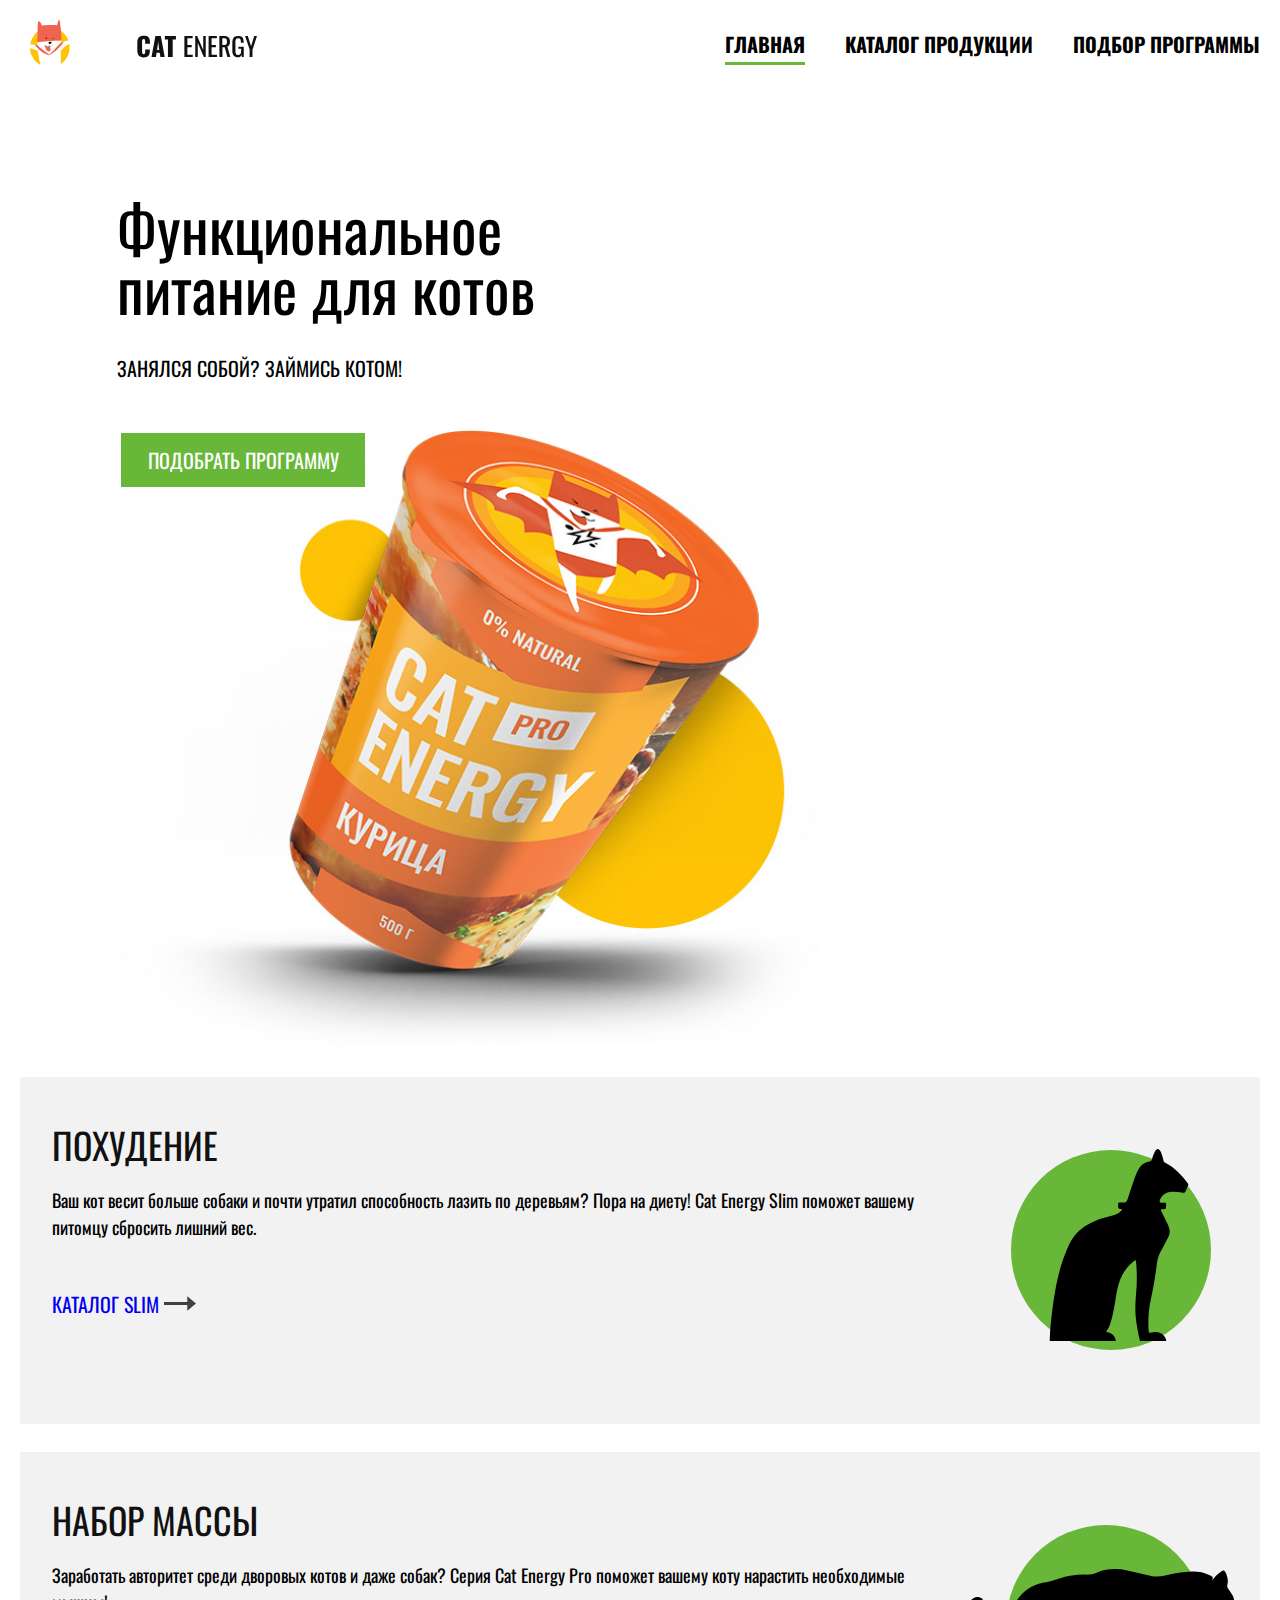
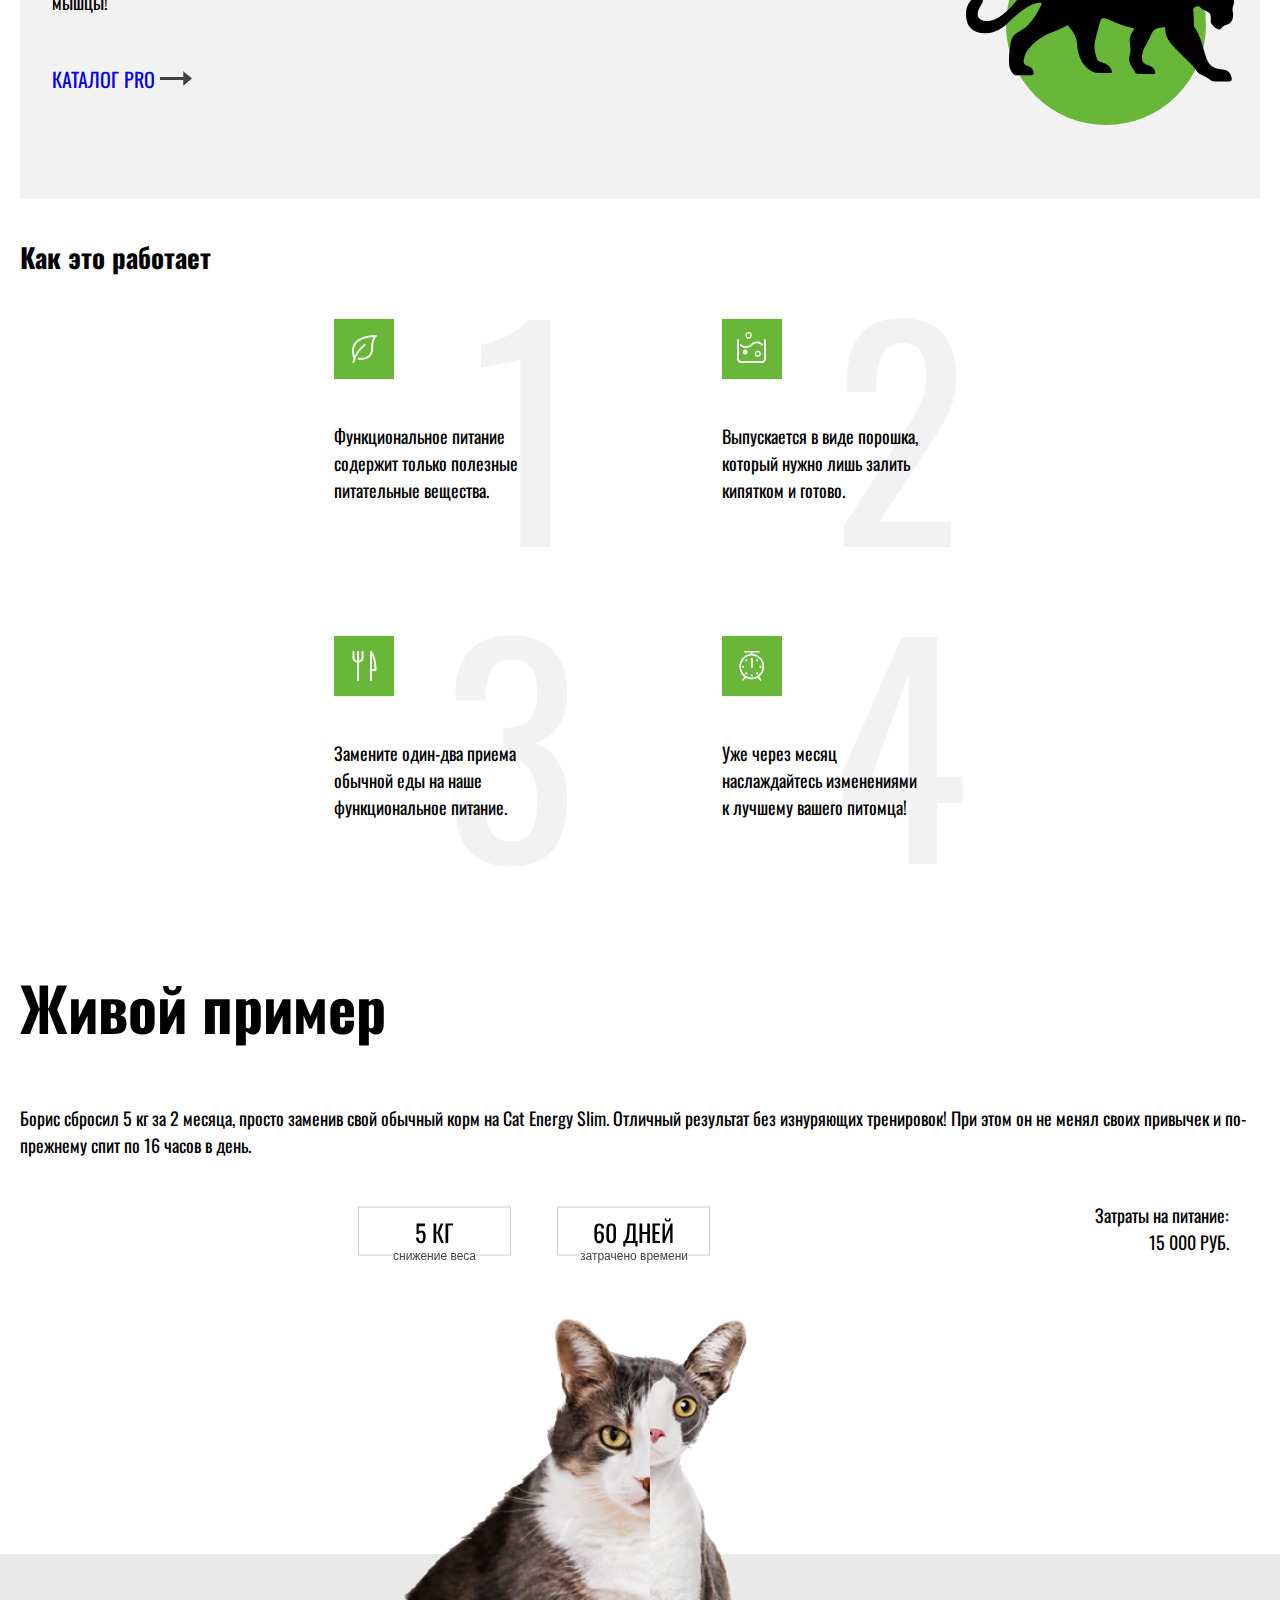
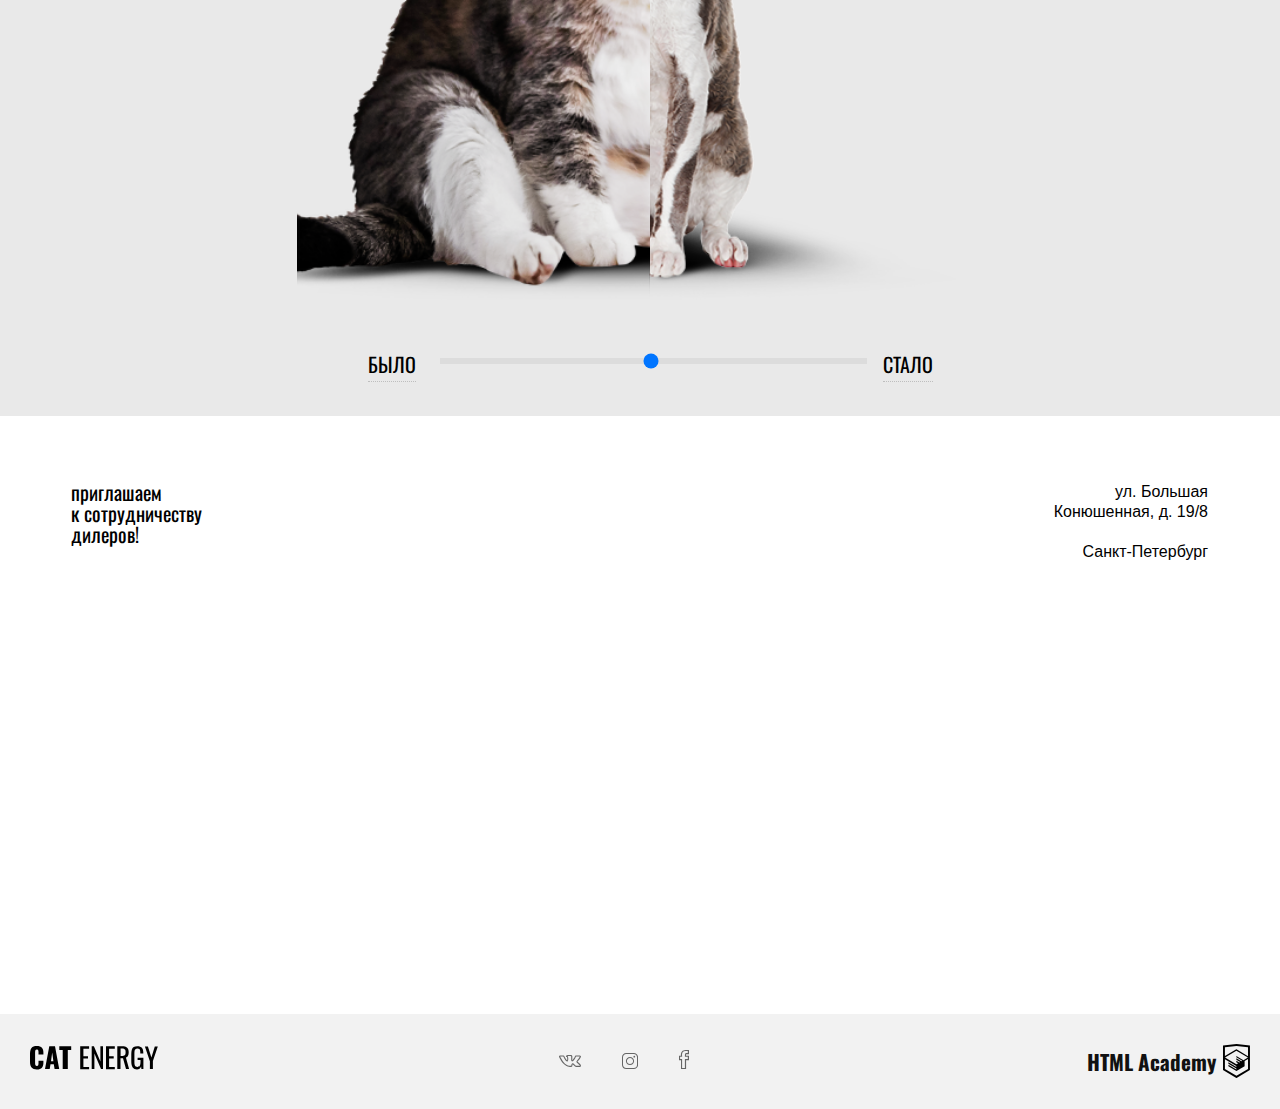
<file: index.html>
<!DOCTYPE html>
<html class="page" lang="ru">
  <head>
    <meta charset="UTF-8" />
    <meta name="viewport" content="width=device-width, initial-scale=1.0" />
    <title>IndexCatEnergyMobile</title>
    <link rel="preconnect" href="https://fonts.gstatic.com" />
    <link href="https://fonts.googleapis.com/css2?family=Oswald&display=swap" rel="stylesheet" />
    <link href="/css/normalize.css" rel="stylesheet" />
    <link href="/css/style.css" rel="stylesheet" />
  </head>

  <body class="page__body">
    <div class="page-header__container">
      <header class="page-header">
        <div class="page-header__wrapper main-nav--closed">
          <a class="page-header__logo" href="/index.html">
            <img class="headerLogo__img" src="/img/logo-mobile.svg" style="width: 227px" alt="Кэт-энерджи" />
          </a>
          <button class="page-header__toggle" type="button">
            <span class="visually-hidden">Открыть меню </span>
          </button>
        </div>

        <nav class="main-nav">
          <div class="main-nav__wrapper">
            <ul class="main-nav__list site-list">
              <!-- main-nav__list для позиционир site-list для эл-ов меню-->
              <li class="site-list__item site-list__item--active"><a href="/CatEnergyMobile.html">ГЛАВНАЯ</a></li>
              <li class="site-list__item"><a href="/Catalog.html"> каталог продукции</a></li>
              <li class="site-list__item"><a href="Form.html"> подбор программы </a></li>
            </ul>
          </div>
        </nav>
      </header>

      <section class="promo">
        <div class="promo__container">
          <h1 class="promo__title">Функциональное <br />питание для котов</h1>
          <h2 class="promo__text">Занялся собой? Займись котом!</h2>
          <picture>
            <source media="(min-width: 1300px)" srcset="/img/index-can-desktop@1x.png 1x, /img/index-can-desktop@2x.png 2x" />
            <source media="(min-width: 768px)" srcset="/img/index-can-tablet@1x.jpg 1x, /img/index-can-tablet@2x.jpg 2x" />
            <img class="promo-icon" src="/img/index-can-mobile@1x.png" alt="" />
          </picture>
          <form action="Form.html" method="GET">
          <button class="promo__programm-button button" type="submit">подобрать программу</button> 
        </form>

      </div>
      </section>
    </div>

    <main class="page-main">
      <section class="programm">
        <div class="programm__wrapper">
          <div class="programm-block">
            <div class="programm-block__slim">
              <div class="programm-block__circle"></div>

              <img class="programm-icon icon__slim" height="53" width="50" src="/img/icon-cat-slim.svg" alt="svg" />
            </div>
            <h2 class="programm-block__title">похудение</h2>
            <p class="programm-block__text">
              Ваш кот весит больше собаки и почти утратил способность лазить по деревьям? Пора на диету! Cat Energy Slim поможет
              вашему питомцу сбросить лишний вес.
            </p>
            <a class="programm__link" href="/Catalog.html"
              >Каталог slim
              <img style="height: 19px; width: 32px" src="/img/icon-right-arrow-long.svg" alt="svg" />
            </a>
          </div>

          <div class="programm-block">
            <div class="programm-block__pro">
              <div class="programm-block__circle"></div>

              <img class="programm-icon icon__pro" height="50" width="67" src="/img/icon-cat-pro.svg" alt="svg" />
            </div>
            <h2 class="programm-block__title">набор массы</h2>
            <p class="programm-block__text">
              Заработать авторитет среди дворовых котов и даже собак? Серия Cat Energy Pro поможет вашему коту нарастить
              необходимые мышцы!
            </p>

            <a class="programm__link" href="/Catalog.html"
              >каталог pro
              <img style="height: 19px; width: 32px" src="/img/icon-right-arrow-long.svg" alt="svg" />
            </a>
          </div>
        </div>
      </section>

      <section class="Howitworks">
        <h2 class="Howitworks__title">Как это работает</h2>
        <div class="Howitworks__wrapper">
          <ul class="Howitworks__list">
            <li class="Howitworks__item">
              <img class="Howitworks__icon" src="/img/Group 1.svg" alt="svg" />
              <p class="Howitworks__text">Функциональное питание содержит только полезные питательные вещества.</p>
              <p class="Howitworks__numeral">1</p>
            </li>
            <li class="Howitworks__item">
              <img class="Howitworks__icon" src="/img/Group 2.svg" alt="svg" />
              <p class="Howitworks__text">Выпускается в виде порошка, который нужно лишь залить кипятком и готово.</p>
              <p class="Howitworks__numeral">2</p>
            </li>
            <li class="Howitworks__item">
              <img class="Howitworks__icon" src="/img/Group 3.svg" alt="svg" />
              <p class="Howitworks__text">Замените один-два приема обычной еды на наше функциональное питание.</p>
              <p class="Howitworks__numeral">3</p>
            </li>
            <li class="Howitworks__item">
              <img class="Howitworks__icon" src="/img/Group 4.svg" alt="svg" />
              <p class="Howitworks__text">Уже через месяц наслаждайтесь изменениями к лучшему вашего питомца!</p>
              <p class="Howitworks__numeral">4</p>
            </li>
          </ul>
        </div>
      </section>

      <section class="LiveExample">
        <div class="LiveExample__cotainer">
          <div class="LiveExample__block">
            <div class="LiveExample__wrapper">
              <h2 class="LiveExample__title">Живой пример</h2>

              <p class="LiveExample__text">
                Борис сбросил 5 кг за 2 месяца, просто заменив свой обычный корм на Cat Energy Slim. Отличный результат без
                изнуряющих тренировок! При этом он не менял своих привычек и по-прежнему спит по 16 часов в день.
              </p>
              <div class="LiveExample__fieldset-container">
                <div class="LiveExample__fieldset-left">
                  <fieldset>
                    <div class="LiveExample__rotate-wrapper">
                      <dt class="LiveExample__day">5 КГ</dt>
                    </div>
                    <legend>снижение веса</legend>
                  </fieldset>
                </div>
                <div class="LiveExample__fieldset-right">
                  <fieldset>
                    <div class="LiveExample__rotate-wrapper">
                      <dt class="LiveExample__day">60 ДНЕЙ</dt>
                    </div>
                    <legend>затрачено времени</legend>
                  </fieldset>
                </div>
              </div>
              <p class="LiveExample__expenses"><span>Затраты на питание:</span> <span>15 000 РУБ.</span></p>
            </div>

            <div class="slider">
              <div class="slider__image-wrapper">
                <div class="slider__image image--before" style="width: 50%"></div>
                <div class="slider__image image--after" style="width: 50%"></div>
              </div>
              <div class="slider-button">
                <button class="slider-button__progress slider-button--before" type="button" wfd-id="68">Было</button>
                <div class="slider-progress">
                  <input type="range" min="1" max="100" value="50" class="demo__range" wfd-id="66" />
                </div>
                <button class="slider-button__progress slider-button--after" type="button" wfd-id="67">Стало</button>
              </div>
            </div>
          </div>
          <div class="LiveExample__background"></div>
        </div>
      </section>

      <section class="invitation">
        <div class="invitation__wrapper">
          <div class="invitation__contacts">
            <h2 class="invitation__title">
              приглашаем <br />
              к сотрудничеству <br />
              дилеров!
            </h2>
            <div class="invitation__text-div">
              <p>
                ул. Большая <br />
                Конюшенная, д. 19/8
              </p>
              <p class="invitation__text">Санкт-Петербург</p>
            </div>
          </div>
          <div class="invitation__map">
            <script
              type="text/javascript"
              charset="utf-8"
              src="https://api-maps.yandex.ru/services/constructor/1.0/js/?um=constructor%3A053bd947d462cc1a45aeba4070defff75501905071c0eaf68436ac9976ec698c&amp;width=100%&amp;height=100%&amp;lang=ru_RU&amp;apikey=<API-ключ>"
            ></script>
            <!--  <img class="invitation__map" src="/img/bg-map-desktop@1x.png" alt="" /> -->
          </div>
        </div>
      </section>

      <footer class="page-footer">
        <div class="page-footer__container">
          <div class="page-footer__logo">
            <a href="">
              <svg class="footer__logo" width="130" height="25">
                <g>
                  <path
                    d="M1.6,21.5c-1-1.3-1.6-3.2-1.6-5.6V7.6c0-2.5,0.5-4.4,1.5-5.7C2.6,0.6,4.3,0,6.8,0c2.4,0,4.1,0.6,5.1,1.7		c1,1.1,1.5,2.8,1.5,4.9v2H8.5V6.3c0-0.9-0.1-1.6-0.3-2S7.6,3.5,6.8,3.5c-0.7,0-1.2,0.2-1.4,0.7S5.1,5.5,5.1,6.4v10.7		c0,0.9,0.1,1.6,0.4,2.1c0.2,0.5,0.7,0.7,1.4,0.7c0.7,0,1.1-0.2,1.3-0.7c0.2-0.5,0.3-1.2,0.3-2.1v-2.4h4.9v2c0,2.1-0.5,3.8-1.5,5		c-1,1.2-2.7,1.8-5.1,1.8C4.4,23.4,2.6,22.8,1.6,21.5z"
                  ></path>
                  <path
                    d="M19.3,0.3h5.7l4.2,22.8h-4.6l-0.8-4.8h-3.3l-0.8,4.8H15L19.3,0.3z M23.4,15.3l-1.2-8.9L21,15.3H23.4z"
                  ></path>
                  <path d="M32.7,4.1h-3.4V0.3h11.9v3.7h-3.4v19.1h-5.1V4.1z"></path>
                  <path d="M50.3,0.3h8.8v2.4h-5.7v7.5h4.6v2.3h-4.6v8.4h5.7v2.3h-8.9V0.3z"></path>
                  <path d="M61.7,0.3h2.2l6.5,15.1V0.3h2.6v22.8h-2L64.4,7.5v15.6h-2.7V0.3z"></path>
                  <path d="M76,0.3h8.8v2.4h-5.7v7.5h4.6v2.3h-4.6v8.4h5.7v2.3H76V0.3z"></path>
                  <path
                    d="M87.4,0.3H92c2.3,0,4,0.5,5.1,1.4c1.1,0.9,1.6,2.5,1.6,4.6c0,2.9-0.9,4.7-2.8,5.3l3.2,11.4H96l-3-10.7h-2.5		v10.7h-3.2V0.3z M91.8,10.1c1.4,0,2.3-0.3,2.9-0.8c0.6-0.5,0.9-1.5,0.9-3c0-0.9-0.1-1.7-0.3-2.2c-0.2-0.5-0.6-0.9-1.1-1.2		c-0.5-0.3-1.3-0.4-2.2-0.4h-1.4v7.5H91.8z"
                  ></path>
                  <path
                    d="M102.7,21.4c-0.9-1.3-1.4-3.2-1.4-5.8V8c0-1.8,0.2-3.2,0.5-4.3c0.4-1.1,1-2,1.9-2.6s2.1-0.9,3.7-0.9		c2.1,0,3.6,0.5,4.5,1.6s1.4,2.7,1.4,5v0.8h-3V6.9c0-1.1-0.1-1.9-0.2-2.5c-0.1-0.6-0.4-1-0.8-1.3c-0.4-0.3-1-0.5-1.9-0.5		c-0.9,0-1.5,0.2-2,0.6s-0.7,0.9-0.8,1.6s-0.2,1.6-0.2,2.7V16c0,1.7,0.2,3,0.6,3.8c0.4,0.8,1.2,1.1,2.4,1.1c1.2,0,2-0.4,2.4-1.2		c0.4-0.8,0.7-2.1,0.7-4v-1.6h-2.9v-2.3h5.8v11.3h-2l-0.3-2.6c-0.7,1.9-2.1,2.9-4.1,2.9C105.1,23.4,103.6,22.7,102.7,21.4z"
                  ></path>
                  <path d="M119.8,15.1l-4.9-14.7h3l3.5,11l3.4-11h3l-4.9,14.7v8h-3V15.1z"></path>
                </g>
              </svg>
            </a>
          </div>
          <div class="page-footer__social">
            <div class="page-footer__social-wrapper">
              <a href="">
                <svg class="social-list__icon social-list__icon--vk" width="22" height="14">
                  <path
                    d="M17.6,12c-0.3,0-0.9-0.1-1.5-0.5c-0.5-0.3-0.9-0.7-1.3-1.2c-0.3-0.3-0.9-0.9-1.1-0.9c-0.2,0.1-0.4,0.7-0.3,1.2
                      c0,0.1,0,0.6-0.3,0.9c-0.3,0.3-0.8,0.4-0.9,0.4l-1.4,0c-0.7,0-3.2-0.2-5.4-2.3C2.5,7.1,0.2,2.2,0.1,2C0,1.6-0.1,1.2,0.2,0.9
                          c0.3-0.3,0.8-0.4,1-0.4l3,0l0.1,0c0.1,0,0.4,0.1,0.7,0.3c0.3,0.2,0.4,0.5,0.5,0.6c0,0,0.5,1.1,1.1,2c1,1.5,1.4,1.9,1.5,2
                              C8.2,5,8.3,4,8.2,3.1c0-0.4-0.1-0.8-0.2-1C7.9,2,7.7,1.9,7.5,1.9L6.9,1.4C6.9,0.9,7.4,0.5,7.8,0.3C8.3,0.1,9.1,0,10.1,0l0.5,0
               c0.9,0,1.2,0.1,1.6,0.1c1.2,0.3,1.2,1.3,1.1,2.5c0,0.4,0,0.8,0,1.2c0,0.1,0,0.2,0,0.4c0,0.3,0,0.8,0.1,1c0.2-0.1,0.6-0.5,1.5-1.9
                   c0.6-0.9,1-1.9,1.1-2.1l0,0c0.1-0.3,0.4-0.7,1.2-0.7l3.1,0c0,0,0.1,0,0.3,0c0.7,0,1.2,0.2,1.3,0.7c0.2,0.5,0.1,1.3-1.7,3.5
                       c-0.3,0.3-0.5,0.6-0.7,0.9C19,6,18.6,6.6,18.6,6.7c0,0.1,0.5,0.5,0.9,0.9c1.1,0.9,1.9,1.7,2.2,2.3c0.4,0.6,0.3,1,0.2,1.3
                           c-0.3,0.7-1.2,0.7-1.4,0.8l-2.8,0C17.7,12,17.6,12,17.6,12z M13.7,8.3c0.7,0,1.2,0.6,1.8,1.2c0.4,0.4,0.7,0.8,1.1,1
                               c0.5,0.3,1,0.3,1,0.3l0.1,0l2.8,0c0.1,0,0.3-0.1,0.4-0.1c0,0,0-0.1-0.1-0.1c-0.3-0.5-1-1.3-2-2.1c-0.9-0.7-1.3-1.1-1.4-1.7
                                   c0-0.6,0.4-1.1,1.2-2.1c0.2-0.2,0.4-0.5,0.7-0.8c1.1-1.4,1.4-2,1.5-2.3c-0.1,0-0.5,0-0.5,0l-3.2,0c-0.1,0-0.2,0-0.2,0
                                       C16.9,2,16.4,3.1,15.8,4c-1.4,2.1-2,2.4-2.5,2.4c-0.1,0-0.3,0-0.4-0.1c-0.7-0.4-0.7-1.4-0.7-2.1c0-0.1,0-0.2,0-0.3
                 c0-0.5,0-0.9,0-1.3c0.1-1.3,0-1.3-0.3-1.4c-0.3-0.1-0.5-0.1-1.4-0.1l-0.5,0c-0.5,0-1,0-1.4,0.1c0.1,0.1,0.1,0.1,0.2,0.2
                     c0.4,0.5,0.4,1.5,0.4,1.7c0.1,1.3,0,2.9-0.7,3.3C8.4,6.4,8.3,6.5,8.1,6.5C7.5,6.5,6.8,5.8,5.6,4C5,2.9,4.5,1.8,4.5,1.8
                         c0,0,0-0.1-0.1-0.1c-0.1,0-0.2-0.1-0.2-0.1l-2.9,0c0,0,0,0-0.1,0c0.4,0.9,2.5,5,4.8,7.2c2,1.9,4.3,2,4.7,2l1.4,0c0,0,0.2,0,0.2-0.1
                         		c0,0,0,0,0-0.1c0-0.2,0-2,1.2-2.3C13.5,8.3,13.6,8.3,13.7,8.3z"
                  ></path>
                </svg>
              </a>
              <a href="">
                <svg class="social-list__icon social-list__icon--inst" width="16" height="16">
                  <path
                    d="M11.8,1C13.6,1,15,2.4,15,4.2v7.7c0,1.7-1.4,3.1-3.1,3.1H4.2C2.4,15,1,13.6,1,11.8V4.2C1,2.4,2.4,1,4.2,1	L11.8,1 M11.8,0H4.2C1.9,0,0,1.9,0,4.2v7.7C0,14.1,1.9,16,4.2,16h7.7c2.3,0,4.2-1.9,4.2-4.2V4.2C16,1.9,14.1,0,11.8,0L11.8,0z"
                  ></path>
                  <path
                    d="M8,4.9c1.7,0,3.1,1.4,3.1,3.1c0,1.7-1.4,3.1-3.1,3.1c-1.7,0-3.1-1.4-3.1-3.1C4.9,6.3,6.3,4.9,8,4.9 M8,3.9	C5.7,3.9,3.9,5.7,3.9,8s1.8,4.1,4.1,4.1s4.1-1.8,4.1-4.1S10.3,3.9,8,3.9L8,3.9z"
                  ></path>
                  <circle cx="12.3" cy="3.7" r="0.9"></circle>
                </svg>
              </a>
              <a href="">
                <svg class="social-list__icon social-list__icon--fb" width="10" height="19">
                  <path
                    d="M7.1,19H2v-8.8H0V5.8h1.9c-0.1-2,0.2-3.4,1.1-4.4C3.8,0.5,5,0.1,6.5,0L10,0v4.2H7.2C7.1,4.4,7,5,7,5.8H10v4.4H7.1V19z
                   M3.1,18h2.8V9.1h2.9V6.8H5.9l0-0.5c0-1.4,0-2.6,0.7-3.1l0.1-0.1h2.1V1H6.5c-1.2,0.1-2,0.4-2.6,1c-0.8,0.8-1,2.3-0.8,4.2l0.1,0.6
                   		H1.1v2.3h2V18z"
                  ></path>
                </svg>
              </a>
            </div>
          </div>
          <div class="page-footer__develop">
            <a class="page-footer__develop-link" href="">
              <h3 class="page-footer__itle">HTML Academy</h3>
              <svg class="logo-htmlacademy" width="27" height="34">
                <path
                  d="M13.62,0.017L13.472,0L0,1.412v24.661l13.472,8.017l13.43-7.99l0.042-0.026V1.412L13.62,0.017z M25.019,12.127L13.495,5.334 l-0.001-0.104L13.407,5.28l-0.088-0.056v0.109L1.925,12.118V3.147l11.547-1.212l11.547,1.212V12.127z M13.405,6.787L24.923,13.5 l-4.479,2.64l-7.093-4.221l-0.013,1.415l5.904,3.513l-0.86,0.507l-5.031-2.992l-0.013,1.415l3.827,2.275l-0.782,0.523l-3.032-1.787 l-0.013,1.413l1.852,1.091l-1.8,1.081L2.034,13.622L13.405,6.787z M1.925,15.127l11.411,6.791l0.015,1.044l-7.941-4.728L5.395,19.65 l7.979,4.796l0.017,1.076l-7.972-4.741l-0.013,1.415l8.021,4.821l0.045,0.026l8.143-4.872v-1.268l-0.011-0.148v-3.761l3.415-2.036 v10.02L13.472,31.85L1.925,24.979V15.127z"
                ></path>
              </svg>
            </a>
          </div>
        </div>
      </footer>
    </main>
    <script src="/js/MobileMenu.js"></script>
    <script src="/js/click.js"></script>
  </body>
</html>
</file>
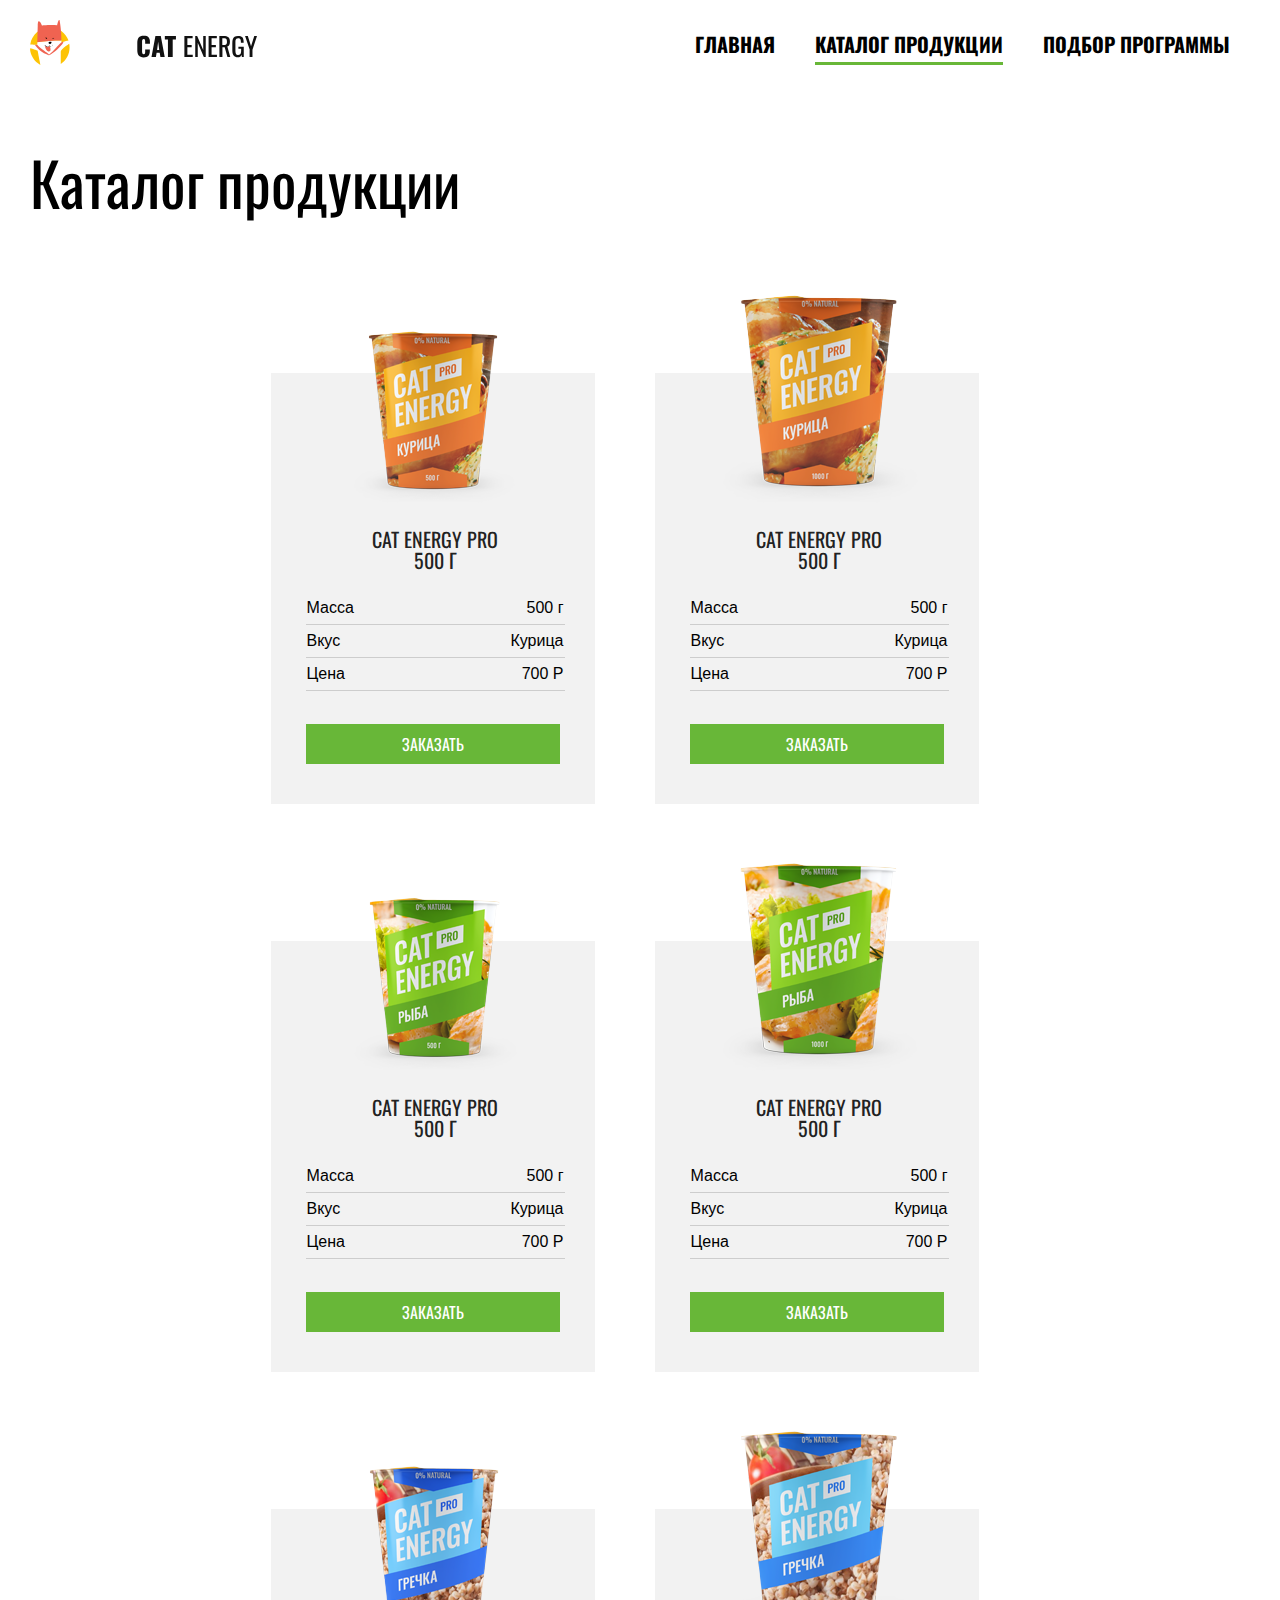
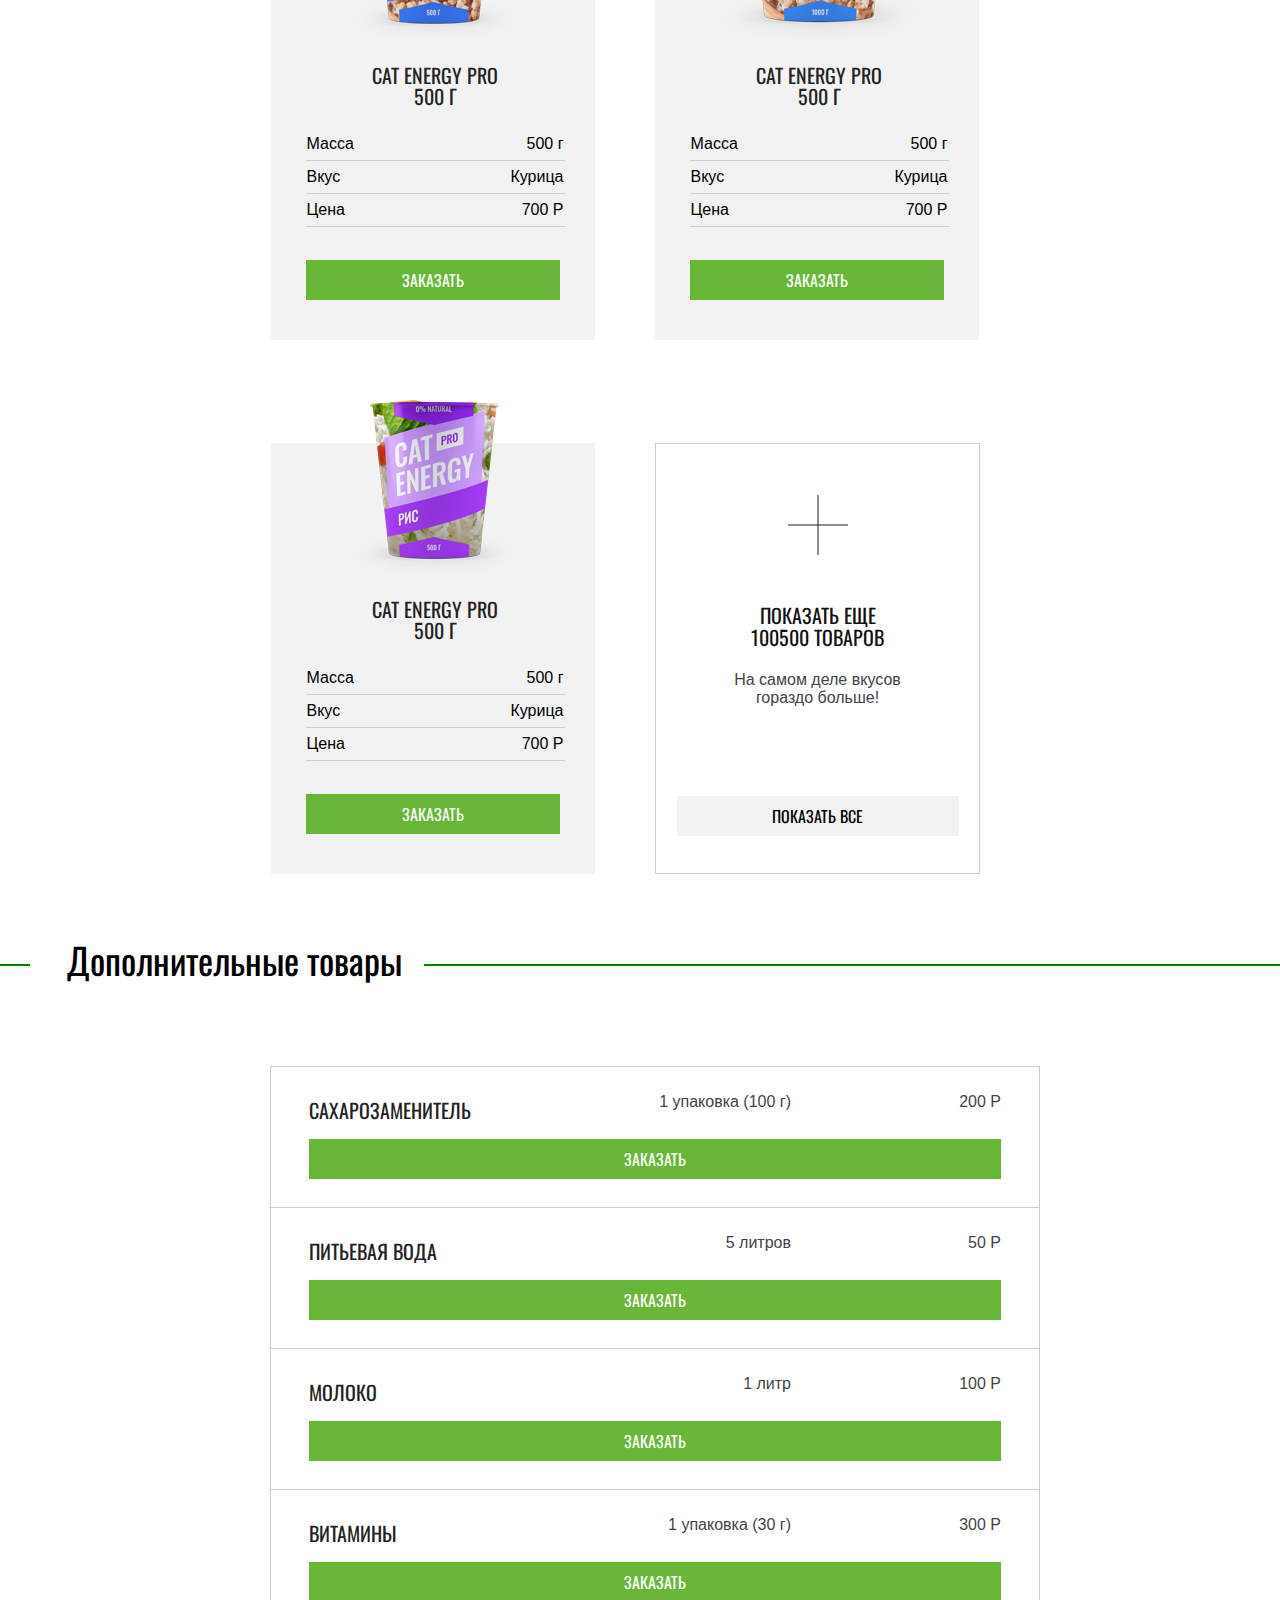
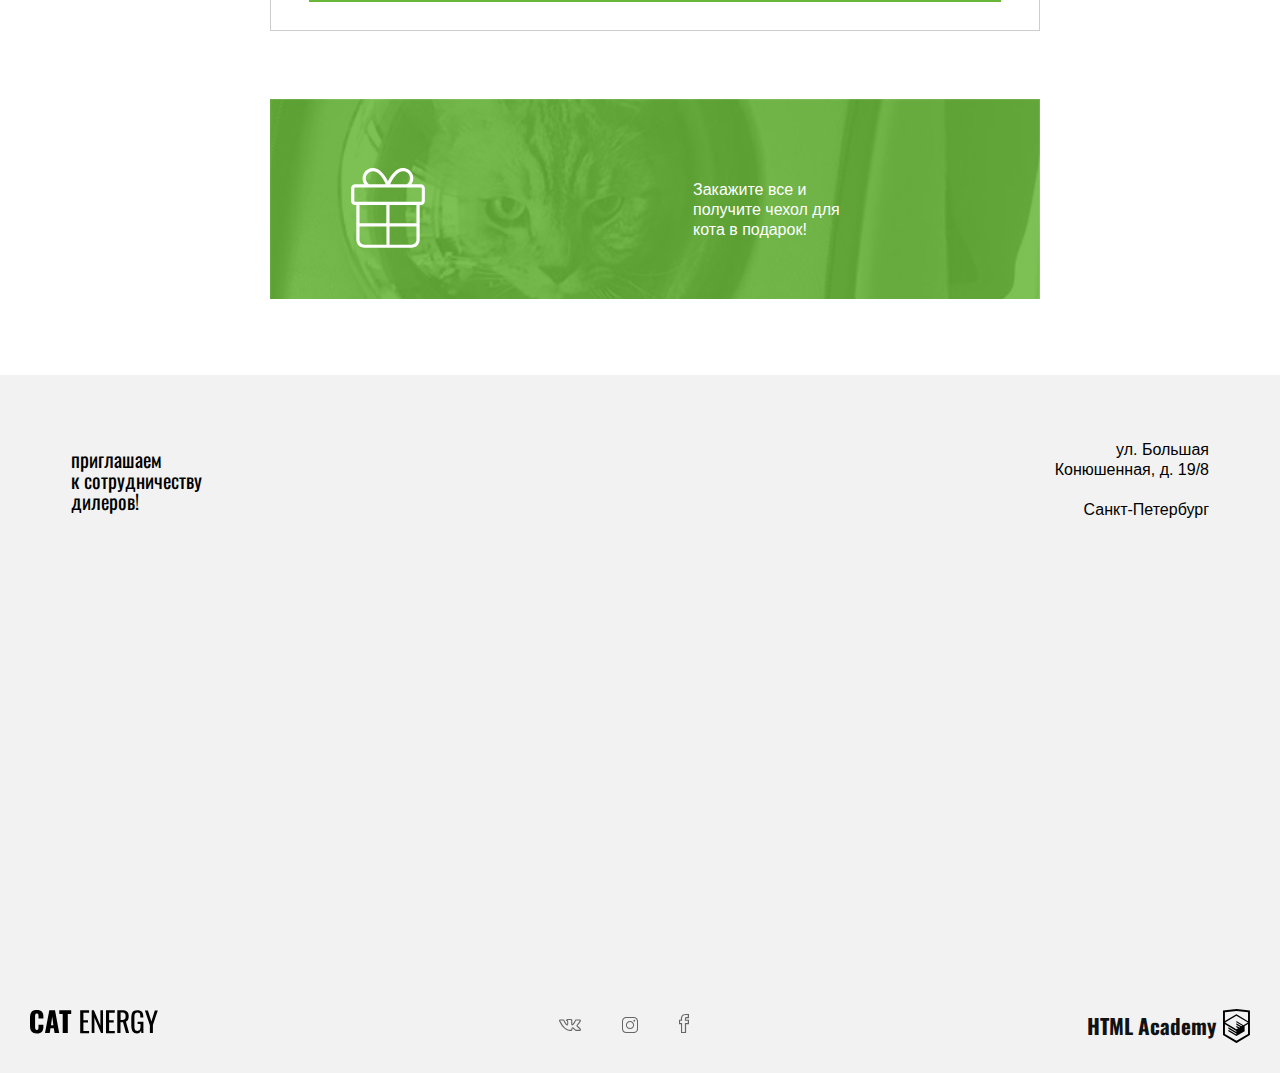
<file: Catalog.html>
<!DOCTYPE html>
<html class="page" lang="ru">
  <head>
    <meta charset="UTF-8" />
    <meta name="viewport" content="width=device-width, initial-scale=1.0" />
    <title>Catalog</title>
    <link rel="preconnect" href="https://fonts.gstatic.com" />
    <link href="https://fonts.googleapis.com/css2?family=Oswald&display=swap" rel="stylesheet" />
    <link href="/css/normalize.css" rel="stylesheet" />
    <link href="/css/Catalogstyle.css" rel="stylesheet" />
  </head>

  <body class="page__body">
    <div class="page-header__container">
      <header class="page-header">
        <div class="page-header__wrapper main-nav--closed">
          <a class="page-header__logo" href="/index.html">
            <img src="/img/logo-mobile.svg" style="width: 227px" alt="Кэт-энерджи" />
          </a>
          <button class="page-header__toggle" type="button">
            <span class="visually-hidden">Открыть меню </span>
          </button>
        </div>

        <nav class="main-nav">
          <div class="main-nav__wrapper">
            <ul class="main-nav__list site-list">
              <!-- main-nav__list для позиционир site-list для эл-ов меню-->
              <li class="site-list__item "><a href="/index.html">ГЛАВНАЯ</a></li>
              <li class="site-list__item site-list__item--active"><a href="/Catalog.html"> каталог продукции</a></li>
              <li class="site-list__item"><a href="Form.html"> подбор программы </a></li>
            </ul>
          </div>
        </nav>
      </header>
    </div>
    <main class="page-main">
      <section class="productCatalog">
        <h1 class="productCatalog__title">Каталог продукции</h1>
        <div class="productCatalog__wrapper">
          <div class="productCatalog__container">
            <div class="productCard">
              <div class="productCard__img">
                <picture>
                  <source media="(min-width: 1300px)" srcset="/img/chicken-small-desktop@1x.png 1x, /img/chicken-small-desktop@2x.png 2x"/>
                  <source media="(min-width: 768px)" srcset="/img/chicken-small-tablet@1x.png 1x, /img/chicken-small-tablet@2x.png 2x"/>
                  <source media="(max-width: 767px)" srcset="/img/chicken-small-mobile@1x.jpg 1x, /img/chicken-small-mobile@2x.jpg 2x"/>
                  <img class="product__img" src="/img/chicken-small-desktop@1x.png"  alt="" />
                </picture>
              </div>
              <div class="productCard__frame">
                <h2 class="productCard__title">Cat Energy PRO 500 г</h2>
                <table class="productCard__table">
                  <tr>
                    <th>Масса</th>
                    <td>500 г</td>
                  </tr>
                  <tr>
                    <th>Вкус</th>
                    <td>Курица</td>
                  </tr>
                  <tr>
                    <th>Цена</th>
                    <td>700 Р</td>
                  </tr>
                </table>
              </div>
              <div class="productCard-button__container">
                <form action="Form.html" method="GET">
              <button class="productCard-button button" type="submit" >заказать</button>
                </form>
            </div>
            </div>

            <div class="productCard">
              <div class="productCard__img">
                <picture>
                  <source media="(min-width: 1300px)"srcset="/img/chicken-big-desktop@1x.png 1x, /img/chicken-big-desktop@2x.png 2x"/>
                  <source media="(min-width: 768px)"srcset="/img/chicken-big-tablet@1x.png 1x, /img/chicken-big-tablet@2x.png 2x"/>
                  <source media="(max-width: 767px)"srcset="/img/chicken-big-mobile@1x.jpg 1x, /img/chicken-big-mobile@2x.jpg 2x"/>
                  <img src="/img/chicken-big-desktop@1x.png"  alt="" />
                </picture>
              </div>
              <div class="productCard__frame">
                <h2 class="productCard__title">Cat Energy PRO 500 г</h2>
                <table>
                  <tr>
                    <th>Масса</th>
                    <td>500 г</td>
                  </tr>
                  <tr>
                    <th>Вкус</th>
                    <td>Курица</td>
                  </tr>
                  <tr>
                    <th>Цена</th>
                    <td>700 Р</td>
                  </tr>
                </table>
              </div>
              <div class="productCard-button__container">
                <form action="Form.html" method="GET">
              <button class="productCard-button button" type="submit" >заказать</button>
                </form>
              </div>
            </div>

            <div class="productCard">
              <div class="productCard__img">
                <picture>
                  <source media="(min-width: 1300px)" srcset="/img/fish-small-desktop@1x.png 1x, /img/fish-small-desktop@2x.png 2x"/>
                  <source media="(min-width: 768px)" srcset="/img/fish-small-tablet@1x.png 1x, /img/fish-small-tablet@2x.png 2x"/>
                  <source media="(max-width: 767px)" srcset="/img/fish-small-mobile@1x.jpg 1x, /img/fish-small-mobile@2x.jpg 2x"/>
                  <img src="/img/fish-small-desktop@1x.png"  alt="" />
                </picture>
              </div>
              <div class="productCard__frame">
                <h2 class="productCard__title">Cat Energy PRO 500 г</h2>
                <table>
                  <tr>
                    <th>Масса</th>
                    <td>500 г</td>
                  </tr>
                  <tr>
                    <th>Вкус</th>
                    <td>Курица</td>
                  </tr>
                  <tr>
                    <th>Цена</th>
                    <td>700 Р</td>
                  </tr>
                </table>
              </div>
              <div class="productCard-button__container">
                <form action="Form.html" method="GET">
              <button class="productCard-button button" type="submit" >заказать</button>
                </form>
            </div>
          </div>

            <div class="productCard">
              <div class="productCard__img">
                <picture>
                  <source media="(min-width: 1300px)" srcset="/img/fish-big-desktop@1x.png 1x, /img/fish-big-desktop@2x.png 2x" />
                  <source media="(min-width: 768px)" srcset="/img/fish-big-tablet@1x.png 1x, /img/fish-big-tablet@2x.png 2x" />
                  <source media="(max-width: 767px)" srcset="/img/fish-big-mobile@1x.jpg 1x, /img/fish-big-mobile@2x.jpg 2x" />
                  <img src="/img/fish-big-desktop@1x.png" alt="" />
                </picture>
              </div>
              <div class="productCard__frame">
                <h2 class="productCard__title">Cat Energy PRO 500 г</h2>
                <table>
                  <tr>
                    <th>Масса</th>
                    <td>500 г</td>
                  </tr>
                  <tr>
                    <th>Вкус</th>
                    <td>Курица</td>
                  </tr>
                  <tr>
                    <th>Цена</th>
                    <td>700 Р</td>
                  </tr>
                </table>
              </div>
              <div class="productCard-button__container">
                <form action="Form.html" method="GET">
              <button class="productCard-button button" type="submit" >заказать</button>
                </form>
            </div>
            </div>
            <div class="productCard">
              <div class="productCard__img">
                <picture>
                  <source media="(min-width: 1300px)" srcset="/img/buckwheat-small-desktop@1x.png 1x, /img/buckwheat-small-desktop@2x.png 2x"/>
                  <source media="(min-width: 768px)" srcset="/img/buckwheat-small-tablet@1x.png 1x, /img/buckwheat-small-tablet@2x.png 2x"/>
                  <source media="(max-width: 767px)" srcset="/img/buckwheat-small-mobile@1x.jpg 1x, /img/buckwheat-small-mobile@2x.jpg 2x"/>
                  <img src="/img/buckwheat-small-desktop@1x.png" alt="" />
                </picture>
              </div>
              <div class="productCard__frame">
                <h2 class="productCard__title">Cat Energy PRO 500 г</h2>
                <table>
                  <tr>
                    <th>Масса</th>
                    <td>500 г</td>
                  </tr>
                  <tr>
                    <th>Вкус</th>
                    <td>Курица</td>
                  </tr>
                  <tr>
                    <th>Цена</th>
                    <td>700 Р</td>
                  </tr>
                </table>
              </div>
              <div class="productCard-button__container">
                <form action="Form.html" method="GET">
              <button class="productCard-button button" type="submit" >заказать</button>
                </form>
            </div>
            </div>
            <div class="productCard">
              <div class="productCard__img">
                <picture>
                  <source media="(min-width: 1300px)" srcset="/img/buckwheat-big-desktop@1x.png 1x, /img/buckwheat-big-desktop@2x.png 2x"/>
                  <source media="(min-width: 768px)" srcset="/img/buckwheat-big-tablet@1x.png 1x, /img/buckwheat-big-tablet@2x.png 2x"/>
                  <source media="(max-width: 767px)" srcset="/img/buckwheat-big-mobile@1x.jpg 1x, /img/buckwheat-big-mobile@2x.jpg 2x"/>
                  <img src="/img/buckwheat-big-desktop@1x.png" alt="" />
                </picture>
              </div>
              <div class="productCard__frame">
                <h2 class="productCard__title">Cat Energy PRO 500 г</h2>
                <table class="productCard__table">
                  <tr>
                    <th>Масса</th>
                    <td>500 г</td>
                  </tr>
                  <tr>
                    <th>Вкус</th>
                    <td>Курица</td>
                  </tr>
                  <tr>
                    <th>Цена</th>
                    <td>700 Р</td>
                  </tr>
                </table>
              </div>
              <div class="productCard-button__container">
                <form action="Form.html" method="GET">
              <button class="productCard-button button" type="submit" >заказать</button>
                </form>
            </div>
            </div>
            <div class="productCard">
              <div class="productCard__img">
                <picture>
                  <source media="(min-width: 1300px)" srcset="/img/rice-small-desktop@1x.png 1x, /img/rice-small-desktop@2x.png 2x"/>
                  <source media="(min-width: 768px)" srcset="/img/rice-small-tablet@1x.png 1x, /img/rice-small-tablet@2x.png 2x"/>
                  <source media="(max-width: 767px)" srcset="/img/rice-small-mobile@1x.jpg 1x, /img/rice-small-mobile@2x.jpg 2x"/>
                  <img src="/img/rice-small-desktop@1x.png" alt="" />
                </picture>
              </div>
              <div class="productCard__frame">
                <h2 class="productCard__title">Cat Energy PRO 500 г</h2>
                <table>
                  <tr>
                    <th>Масса</th>
                    <td>500 г</td>
                  </tr>
                  <tr>
                    <th>Вкус</th>
                    <td>Курица</td>
                  </tr>
                  <tr>
                    <th>Цена</th>
                    <td>700 Р</td>
                  </tr>
                </table>
              </div>
              <div class="productCard-button__container">
                <form action="Form.html" method="GET">

              <button class="productCard-button button" type="submit" >заказать</button>
                </form>
            </div>
            </div>
            <div class="lastCcard"> <!-- productCard__frame-last -->
              <div class="lastCcard__frame"> <!-- productCard__last -->
                <div class="lastCcard__plus"> <!-- productCard__last-plus -->
                  <img src="/img/icon-plus.svg" alt=""/>
                </div>
                <h2 class="lastCcard__title">Показать еще 100500 товаров</h2> <!-- productCard__title -->
                <p class="lastCcard__text">На самом деле вкусов гораздо больше!</p> <!-- productCard__text -->
                <button class="lastCard__button button" type="button" >Показать все</button>
              </div>
            </div>
          </div>

        </div>
      </section>
      <section class="additional-goods">
        <div class="additional__title-line">
        <div class="additional__title">
          <h2 class="additional-goods__title">Дополнительные товары</h2>
      </div>
      </div>
      <div class="additional-goods__wrapper">
        <div class="additional-goods__container">
          <div class="additional-goods__block">
            <div class="additional-goods__row">
              <div class="additional-goods__product">
                <h3 class="additional-goods__product-title">Сахарозаменитель</h3>
                <p class="additional-goods__product-packing">1 упаковка (100 г)</p>
                <p class="additional-goods__product-price">200 Р</p>
              </div>
              <form action="Form.html" method="GET">
              <button class="additional-goods__button button" type="submit">заказать</button>
              </form>
            </div>

            <div class="additional-goods__row">
              <div class="additional-goods__product">
                <h3 class="additional-goods__product-title">Питьевая вода</h3>
                <p class="additional-goods__product-packing">5 литров</p>
                <p class="additional-goods__product-price">50 Р</p>
              </div>
              <form action="Form.html" method="GET">
              <button class="additional-goods__button button" type="submit">заказать</button>
            </form>
          </div>

            <div class="additional-goods__row">
              <div class="additional-goods__product">
                <h3 class="additional-goods__product-title">молоко</h3>
                <p class="additional-goods__product-packing">1 литр</p>
                <p class="additional-goods__product-price">100 Р</p>
              </div>
              <form action="Form.html" method="GET">
              <button class="additional-goods__button button" type="submit">заказать</button>
            </form>
          </div>

            <div class="additional-goods__row">
              <div class="additional-goods__product">
                <h3 class="additional-goods__product-title">витамины</h3>
                <p class="additional-goods__product-packing">1 упаковка (30 г)</p>
                <p class="additional-goods__product-price">300 Р</p>
              </div>
              <form action="Form.html" method="GET">
              <button class="additional-goods__button button" type="submit">заказать</button>
              </form>
            </div>
          </div>
          <div class="additional-goods__promo">
            <svg class="additional-goods__promo-icon" width="80"
              height="80" version="1.1" id="Layer_1" xmlns="http://www.w3.org/2000/svg"
              xmlns:xlink="http://www.w3.org/1999/xlink" x="0px" y="0px" viewBox="0 0 55.5 60" style="enable-background: new 0 0 55.5 60"
              xml:space="preserve"> <path
                d="M52.3,12.2h-7c0.5-0.7,0.8-1.4,1.1-2.2c0.6-2,0.4-4.1-0.6-5.9c-1-1.8-2.6-3.1-4.6-3.7c-2-0.6-4.1-0.4-5.9,0.6
            c-3.6,2-6.2,6.1-7.6,9c-1.4-2.9-4-7.1-7.6-9c-3.8-2-8.5-0.6-10.5,3.1c-1.4,2.7-1.2,5.8,0.5,8.1h-7c-1.7,0-3.1,1.4-3.1,3.1v9.4
            c0,1.7,1.4,3.1,3.1,3.1H4v26.1c0,3.3,2.7,6,6,6h35.5c3.3,0,6-2.7,6-6V27.8h0.8c1.7,0,3.1-1.4,3.1-3.1v-9.4
            C55.5,13.6,54.1,12.2,52.3,12.2z M36.5,3c1.3-0.7,2.7-0.8,4.1-0.4C41.9,3,43,3.9,43.7,5.2c0.7,1.3,0.8,2.7,0.4,4.1
            c-0.4,1.2-1.1,2.2-2.2,2.9H29.4C30.5,9.6,33,5,36.5,3z M11.7,5.2C13.2,2.6,16.4,1.6,19,3c3.5,1.9,6,6.6,7.1,9.1H13.5
            C11.2,10.7,10.4,7.6,11.7,5.2z M26.5,27.8v13.7H6.4V27.8H26.5z M6.4,53.9v-10h20.2v13.7H10C8,57.6,6.4,55.9,6.4,53.9z M45.5,57.6
            H28.9V43.9h20.2v10C49.1,55.9,47.5,57.6,45.5,57.6z M49.1,41.5H28.9V27.8h20.2V41.5z M53.1,24.7c0,0.4-0.3,0.7-0.7,0.7h-2
            c0,0,0,0,0,0s0,0,0,0H27.7c0,0,0,0,0,0s0,0,0,0H5.2c0,0,0,0,0,0s0,0,0,0h-2c-0.4,0-0.7-0.3-0.7-0.7v-9.4c0-0.4,0.3-0.7,0.7-0.7h49.2
            c0.4,0,0.7,0.3,0.7,0.7V24.7z"
              />
            </svg>

            <p class="additional-goods__promo-text">Закажите все и получите чехол для кота в подарок!</p>
          </div>
        </div>
      </div>
      </section>

      <section class="invitation">
        <div class="invitation__wrapper">
          <div class="invitation__contacts">
            <h2 class="invitation__title">
              приглашаем <br />
              к сотрудничеству <br />
              дилеров!
            </h2>
            <div class="invitation__text-div">
              <p>
                ул. Большая <br />
                Конюшенная, д. 19/8
              </p>
              <p class="invitation__text">Санкт-Петербург</p>
            </div>
          </div>
          <div class="invitation__map">
            <script type="text/javascript" charset="utf-8" async src="https://api-maps.yandex.ru/services/constructor/1.0/js/?um=constructor%3A452dbc38730a913aa5d3930e5462f9c29b3d256caca895e3567325ccea1163ea&amp;width=100%&amp;height=400&amp;lang=ru_RU&amp;scroll=true"></script>            <!--  <img class="invitation__map" src="/img/bg-map-desktop@1x.png" alt="" /> -->
          </div>
        </div>
      </section>

      <footer class="page-footer">
        <div class="page-footer__container">
          <div class="page-footer__logo">
            <a href="/index.html">
              <svg class="footer__logo" width="130" height="25">
                <g>
                  <path
                    d="M1.6,21.5c-1-1.3-1.6-3.2-1.6-5.6V7.6c0-2.5,0.5-4.4,1.5-5.7C2.6,0.6,4.3,0,6.8,0c2.4,0,4.1,0.6,5.1,1.7		c1,1.1,1.5,2.8,1.5,4.9v2H8.5V6.3c0-0.9-0.1-1.6-0.3-2S7.6,3.5,6.8,3.5c-0.7,0-1.2,0.2-1.4,0.7S5.1,5.5,5.1,6.4v10.7		c0,0.9,0.1,1.6,0.4,2.1c0.2,0.5,0.7,0.7,1.4,0.7c0.7,0,1.1-0.2,1.3-0.7c0.2-0.5,0.3-1.2,0.3-2.1v-2.4h4.9v2c0,2.1-0.5,3.8-1.5,5		c-1,1.2-2.7,1.8-5.1,1.8C4.4,23.4,2.6,22.8,1.6,21.5z"
                  ></path>
                  <path
                    d="M19.3,0.3h5.7l4.2,22.8h-4.6l-0.8-4.8h-3.3l-0.8,4.8H15L19.3,0.3z M23.4,15.3l-1.2-8.9L21,15.3H23.4z"
                  ></path>
                  <path d="M32.7,4.1h-3.4V0.3h11.9v3.7h-3.4v19.1h-5.1V4.1z"></path>
                  <path d="M50.3,0.3h8.8v2.4h-5.7v7.5h4.6v2.3h-4.6v8.4h5.7v2.3h-8.9V0.3z"></path>
                  <path d="M61.7,0.3h2.2l6.5,15.1V0.3h2.6v22.8h-2L64.4,7.5v15.6h-2.7V0.3z"></path>
                  <path d="M76,0.3h8.8v2.4h-5.7v7.5h4.6v2.3h-4.6v8.4h5.7v2.3H76V0.3z"></path>
                  <path
                    d="M87.4,0.3H92c2.3,0,4,0.5,5.1,1.4c1.1,0.9,1.6,2.5,1.6,4.6c0,2.9-0.9,4.7-2.8,5.3l3.2,11.4H96l-3-10.7h-2.5		v10.7h-3.2V0.3z M91.8,10.1c1.4,0,2.3-0.3,2.9-0.8c0.6-0.5,0.9-1.5,0.9-3c0-0.9-0.1-1.7-0.3-2.2c-0.2-0.5-0.6-0.9-1.1-1.2		c-0.5-0.3-1.3-0.4-2.2-0.4h-1.4v7.5H91.8z"
                  ></path>
                  <path
                    d="M102.7,21.4c-0.9-1.3-1.4-3.2-1.4-5.8V8c0-1.8,0.2-3.2,0.5-4.3c0.4-1.1,1-2,1.9-2.6s2.1-0.9,3.7-0.9		c2.1,0,3.6,0.5,4.5,1.6s1.4,2.7,1.4,5v0.8h-3V6.9c0-1.1-0.1-1.9-0.2-2.5c-0.1-0.6-0.4-1-0.8-1.3c-0.4-0.3-1-0.5-1.9-0.5		c-0.9,0-1.5,0.2-2,0.6s-0.7,0.9-0.8,1.6s-0.2,1.6-0.2,2.7V16c0,1.7,0.2,3,0.6,3.8c0.4,0.8,1.2,1.1,2.4,1.1c1.2,0,2-0.4,2.4-1.2		c0.4-0.8,0.7-2.1,0.7-4v-1.6h-2.9v-2.3h5.8v11.3h-2l-0.3-2.6c-0.7,1.9-2.1,2.9-4.1,2.9C105.1,23.4,103.6,22.7,102.7,21.4z"
                  ></path>
                  <path d="M119.8,15.1l-4.9-14.7h3l3.5,11l3.4-11h3l-4.9,14.7v8h-3V15.1z"></path>
                </g>
              </svg>
            </a>
          </div>
          <div class="page-footer__social">
            <div class="page-footer__social-wrapper">
              <a href="">
                <svg class="social-list__icon social-list__icon--vk" width="22" height="14">
                  <path
                    d="M17.6,12c-0.3,0-0.9-0.1-1.5-0.5c-0.5-0.3-0.9-0.7-1.3-1.2c-0.3-0.3-0.9-0.9-1.1-0.9c-0.2,0.1-0.4,0.7-0.3,1.2
                      c0,0.1,0,0.6-0.3,0.9c-0.3,0.3-0.8,0.4-0.9,0.4l-1.4,0c-0.7,0-3.2-0.2-5.4-2.3C2.5,7.1,0.2,2.2,0.1,2C0,1.6-0.1,1.2,0.2,0.9
                          c0.3-0.3,0.8-0.4,1-0.4l3,0l0.1,0c0.1,0,0.4,0.1,0.7,0.3c0.3,0.2,0.4,0.5,0.5,0.6c0,0,0.5,1.1,1.1,2c1,1.5,1.4,1.9,1.5,2
                              C8.2,5,8.3,4,8.2,3.1c0-0.4-0.1-0.8-0.2-1C7.9,2,7.7,1.9,7.5,1.9L6.9,1.4C6.9,0.9,7.4,0.5,7.8,0.3C8.3,0.1,9.1,0,10.1,0l0.5,0
               c0.9,0,1.2,0.1,1.6,0.1c1.2,0.3,1.2,1.3,1.1,2.5c0,0.4,0,0.8,0,1.2c0,0.1,0,0.2,0,0.4c0,0.3,0,0.8,0.1,1c0.2-0.1,0.6-0.5,1.5-1.9
                   c0.6-0.9,1-1.9,1.1-2.1l0,0c0.1-0.3,0.4-0.7,1.2-0.7l3.1,0c0,0,0.1,0,0.3,0c0.7,0,1.2,0.2,1.3,0.7c0.2,0.5,0.1,1.3-1.7,3.5
                       c-0.3,0.3-0.5,0.6-0.7,0.9C19,6,18.6,6.6,18.6,6.7c0,0.1,0.5,0.5,0.9,0.9c1.1,0.9,1.9,1.7,2.2,2.3c0.4,0.6,0.3,1,0.2,1.3
                           c-0.3,0.7-1.2,0.7-1.4,0.8l-2.8,0C17.7,12,17.6,12,17.6,12z M13.7,8.3c0.7,0,1.2,0.6,1.8,1.2c0.4,0.4,0.7,0.8,1.1,1
                               c0.5,0.3,1,0.3,1,0.3l0.1,0l2.8,0c0.1,0,0.3-0.1,0.4-0.1c0,0,0-0.1-0.1-0.1c-0.3-0.5-1-1.3-2-2.1c-0.9-0.7-1.3-1.1-1.4-1.7
                                   c0-0.6,0.4-1.1,1.2-2.1c0.2-0.2,0.4-0.5,0.7-0.8c1.1-1.4,1.4-2,1.5-2.3c-0.1,0-0.5,0-0.5,0l-3.2,0c-0.1,0-0.2,0-0.2,0
                                       C16.9,2,16.4,3.1,15.8,4c-1.4,2.1-2,2.4-2.5,2.4c-0.1,0-0.3,0-0.4-0.1c-0.7-0.4-0.7-1.4-0.7-2.1c0-0.1,0-0.2,0-0.3
                 c0-0.5,0-0.9,0-1.3c0.1-1.3,0-1.3-0.3-1.4c-0.3-0.1-0.5-0.1-1.4-0.1l-0.5,0c-0.5,0-1,0-1.4,0.1c0.1,0.1,0.1,0.1,0.2,0.2
                     c0.4,0.5,0.4,1.5,0.4,1.7c0.1,1.3,0,2.9-0.7,3.3C8.4,6.4,8.3,6.5,8.1,6.5C7.5,6.5,6.8,5.8,5.6,4C5,2.9,4.5,1.8,4.5,1.8
                         c0,0,0-0.1-0.1-0.1c-0.1,0-0.2-0.1-0.2-0.1l-2.9,0c0,0,0,0-0.1,0c0.4,0.9,2.5,5,4.8,7.2c2,1.9,4.3,2,4.7,2l1.4,0c0,0,0.2,0,0.2-0.1
                         		c0,0,0,0,0-0.1c0-0.2,0-2,1.2-2.3C13.5,8.3,13.6,8.3,13.7,8.3z"
                  ></path>
                </svg>
              </a>
              <a href="">
                <svg class="social-list__icon social-list__icon--inst" width="16" height="16">
                  <path
                    d="M11.8,1C13.6,1,15,2.4,15,4.2v7.7c0,1.7-1.4,3.1-3.1,3.1H4.2C2.4,15,1,13.6,1,11.8V4.2C1,2.4,2.4,1,4.2,1	L11.8,1 M11.8,0H4.2C1.9,0,0,1.9,0,4.2v7.7C0,14.1,1.9,16,4.2,16h7.7c2.3,0,4.2-1.9,4.2-4.2V4.2C16,1.9,14.1,0,11.8,0L11.8,0z"
                  ></path>
                  <path
                    d="M8,4.9c1.7,0,3.1,1.4,3.1,3.1c0,1.7-1.4,3.1-3.1,3.1c-1.7,0-3.1-1.4-3.1-3.1C4.9,6.3,6.3,4.9,8,4.9 M8,3.9	C5.7,3.9,3.9,5.7,3.9,8s1.8,4.1,4.1,4.1s4.1-1.8,4.1-4.1S10.3,3.9,8,3.9L8,3.9z"
                  ></path>
                  <circle cx="12.3" cy="3.7" r="0.9"></circle>
                </svg>
              </a>
              <a href="">
                <svg class="social-list__icon social-list__icon--fb" width="10" height="19">
                  <path
                    d="M7.1,19H2v-8.8H0V5.8h1.9c-0.1-2,0.2-3.4,1.1-4.4C3.8,0.5,5,0.1,6.5,0L10,0v4.2H7.2C7.1,4.4,7,5,7,5.8H10v4.4H7.1V19z
                   M3.1,18h2.8V9.1h2.9V6.8H5.9l0-0.5c0-1.4,0-2.6,0.7-3.1l0.1-0.1h2.1V1H6.5c-1.2,0.1-2,0.4-2.6,1c-0.8,0.8-1,2.3-0.8,4.2l0.1,0.6
                   		H1.1v2.3h2V18z"
                  ></path>
                </svg>
              </a>
            </div>
          </div>
          <div class="page-footer__develop">
            <a class="page-footer__develop-link" href="">
              <h3 class="page-footer__itle">HTML Academy</h3>
              <svg class="logo-htmlacademy" width="27" height="34">
                <path
                  d="M13.62,0.017L13.472,0L0,1.412v24.661l13.472,8.017l13.43-7.99l0.042-0.026V1.412L13.62,0.017z M25.019,12.127L13.495,5.334 l-0.001-0.104L13.407,5.28l-0.088-0.056v0.109L1.925,12.118V3.147l11.547-1.212l11.547,1.212V12.127z M13.405,6.787L24.923,13.5 l-4.479,2.64l-7.093-4.221l-0.013,1.415l5.904,3.513l-0.86,0.507l-5.031-2.992l-0.013,1.415l3.827,2.275l-0.782,0.523l-3.032-1.787 l-0.013,1.413l1.852,1.091l-1.8,1.081L2.034,13.622L13.405,6.787z M1.925,15.127l11.411,6.791l0.015,1.044l-7.941-4.728L5.395,19.65 l7.979,4.796l0.017,1.076l-7.972-4.741l-0.013,1.415l8.021,4.821l0.045,0.026l8.143-4.872v-1.268l-0.011-0.148v-3.761l3.415-2.036 v10.02L13.472,31.85L1.925,24.979V15.127z"
                ></path>
              </svg>
            </a>
          </div>
        </div>
      </footer>
    </main>

    <script src="/js/MobileMenu.js"></script>
    <script src="/js/click.js"></script>
  </body>
</html>
</file>
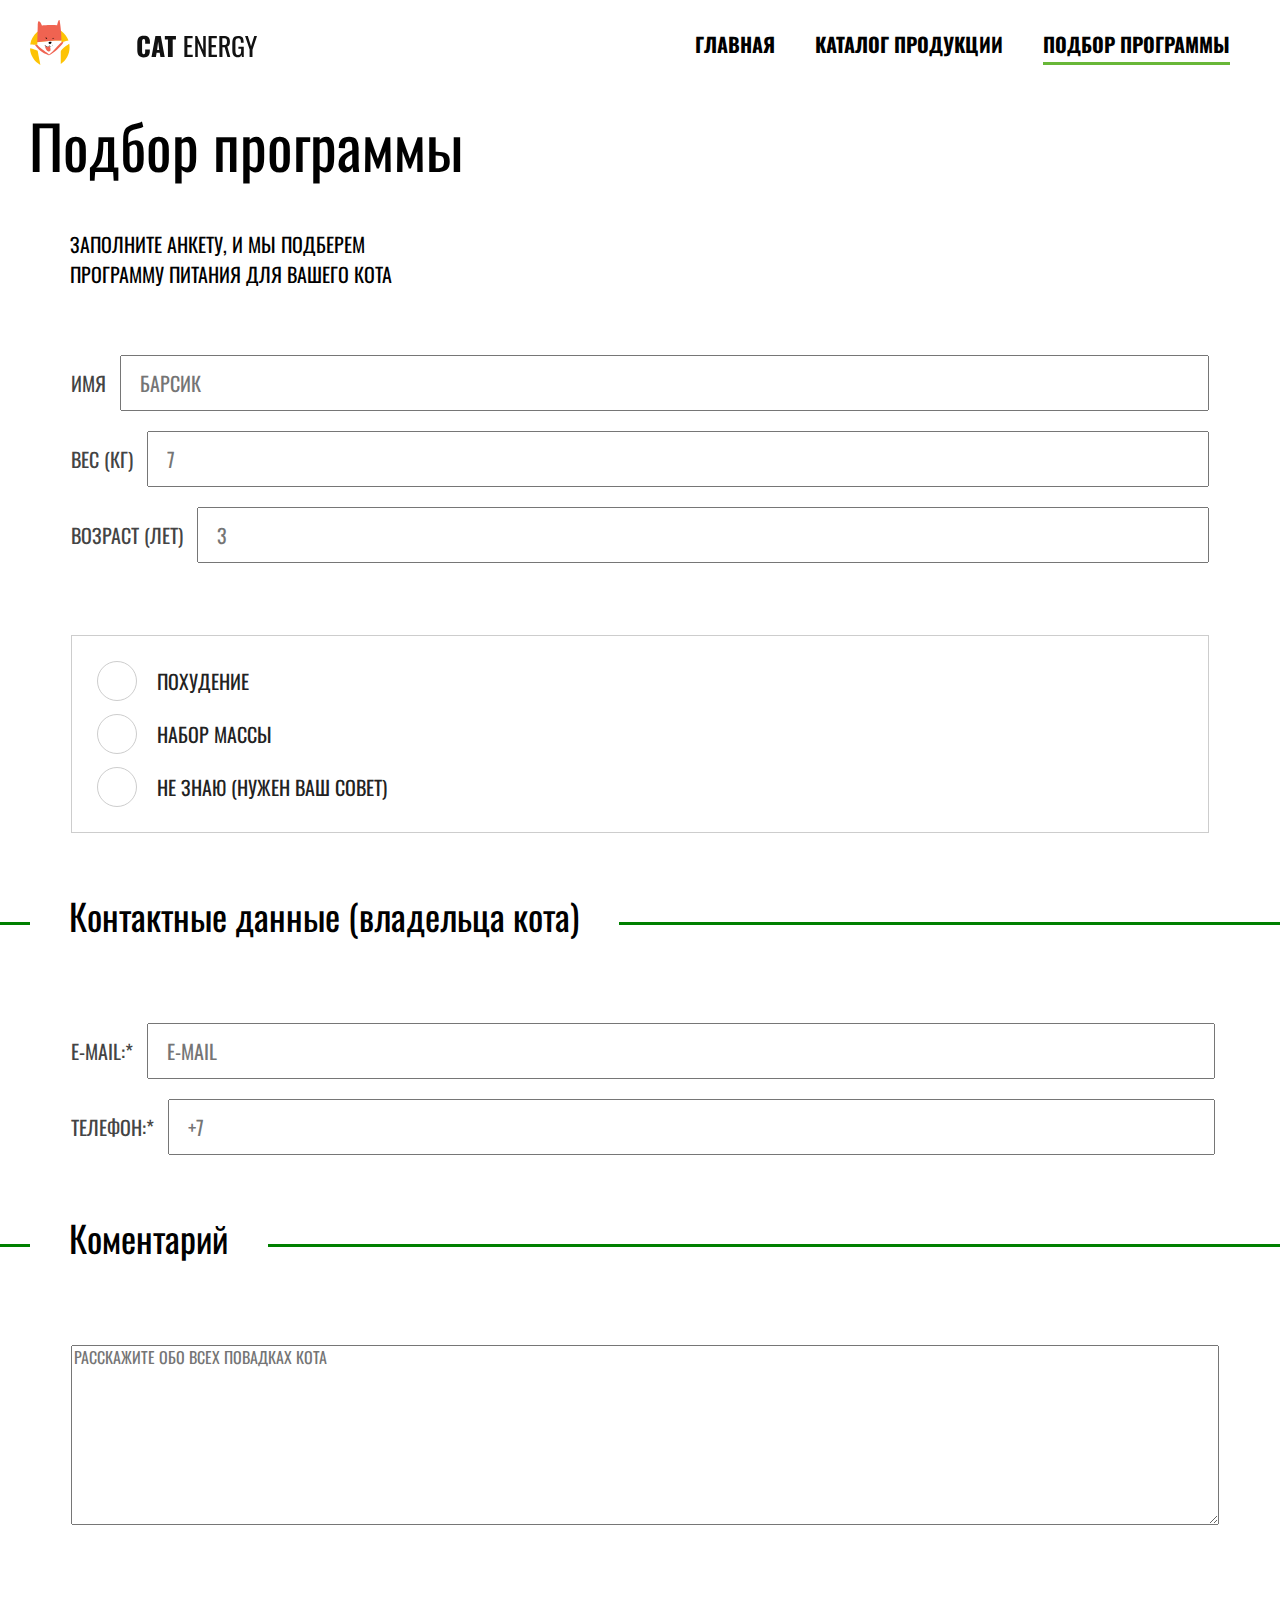
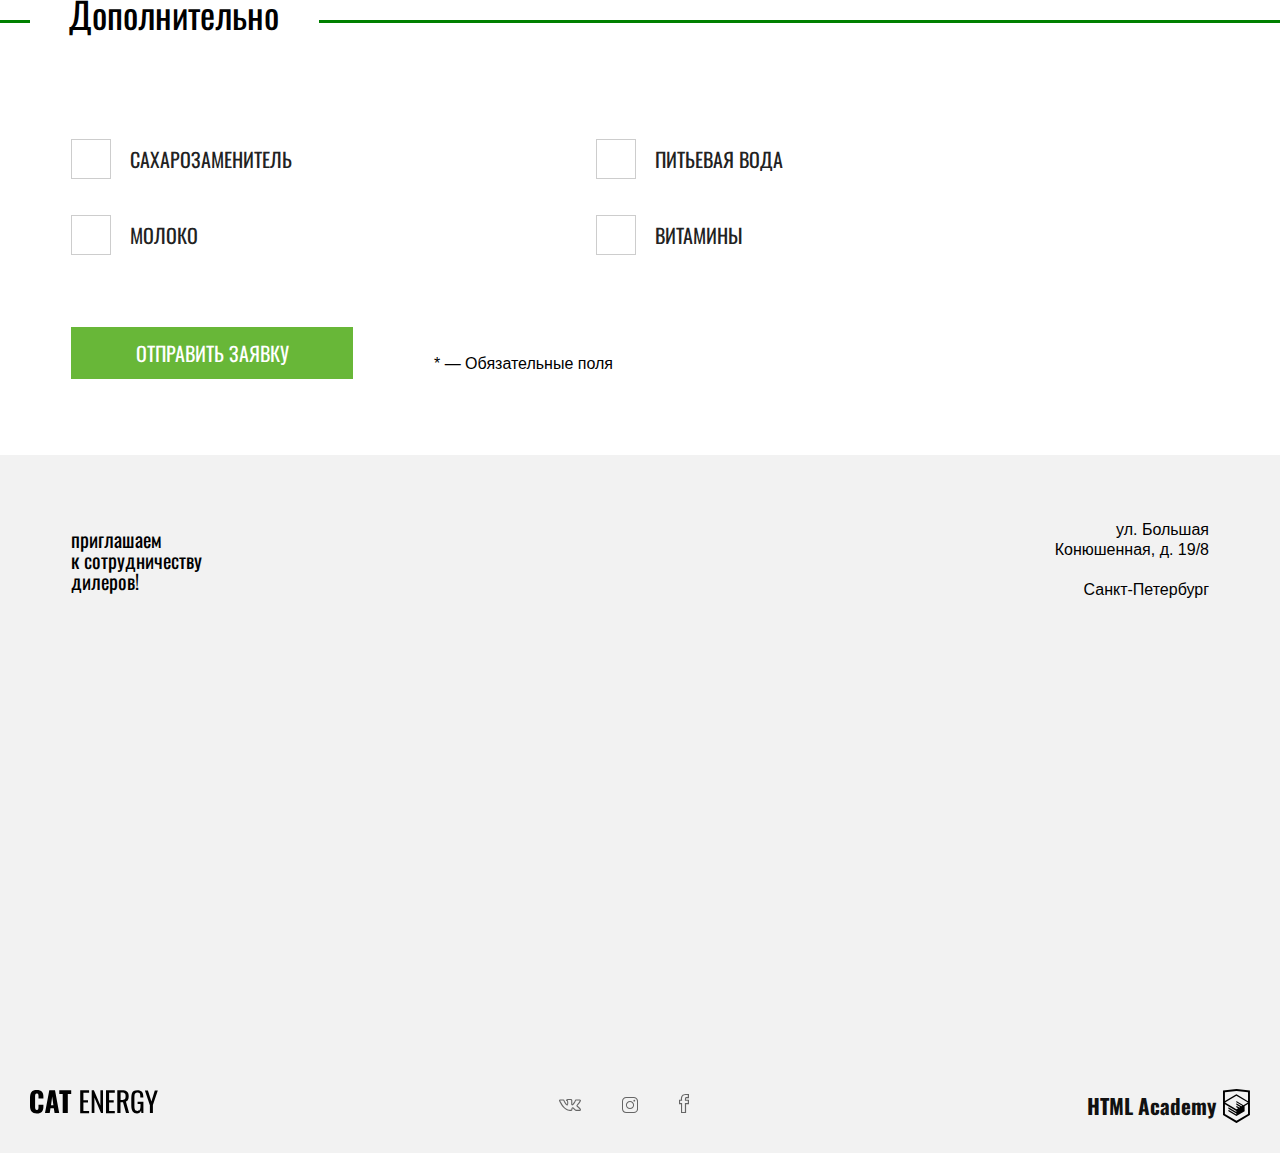
<file: Form.html>
<!DOCTYPE html>
<html class="page" lang="ru">
  <head>
    <meta charset="UTF-8" />
    <meta name="viewport" content="width=device-width, initial-scale=1.0" />
    <title>Form</title>
    <link rel="preconnect" href="https://fonts.gstatic.com" />
    <link href="https://fonts.googleapis.com/css2?family=Oswald&display=swap" rel="stylesheet" />
    <link href="/css/normalize.css" rel="stylesheet" />
    <link href="/css/Form.css" rel="stylesheet" />
  </head>

  <body class="page__body">
    <div class="page-header__container">
      <header class="page-header">
        <div class="page-header__wrapper main-nav--closed">
          <a class="page-header__logo" href="/index.html">
            <img src="/img/logo-mobile.svg" style="width: 227px" alt="Кэт-энерджи" />
          </a>
          <button class="page-header__toggle" type="button">
            <span class="visually-hidden">Открыть меню </span>
          </button>
        </div>

        <nav class="main-nav">
          <div class="main-nav__wrapper">
            <ul class="main-nav__list site-list">
              <!-- main-nav__list для позиционир site-list для эл-ов меню-->
              <li class="site-list__item "><a href="/index.html">ГЛАВНАЯ</a></li>
              <li class="site-list__item"><a href="/Catalog.html"> каталог продукции</a></li>
              <li class="site-list__item site-list__item--active"><a href="Form.html"> подбор программы </a></li>
            </ul>
          </div>
        </nav>
      </header>
    </div>
    <main class="page-main">

      <form id="myForm" action="https://echo.htmlacademy.ru" method="POST">

      <section class="programSelection">
        <h1 class="programSelection__title">Подбор программы</h1>
        <p class="programSelection__description">Заполните анкету, и мы подберем программу питания для вашего кота</p>

        <div class="formSelection__wrapper">
          <div class="formSelection__container">
              <p class="inputForm__box">
                <label class="inputForm__label" for="catname">имя</label>
                <input class="inputForm__field" id="catname" name="Имя кота" type="text" placeholder="Барсик" />
              </p>
              <p class="inputForm__box">
                <label class="inputForm__label" for="weight">вес (кг)</label>
                <input class="inputForm__field" id="weight" name="Вес (кг)" type="text" placeholder="7" />
              </p>
              <p class="inputForm__box">
                <label class="inputForm__label" for="age">возраст (лет)</label>
                <input class="inputForm__field" id="age" name="Возраст (лет)" type="text" placeholder="3" />
              </p>
          </div>
          <div class="formSelection__radio">
            <ul class="formSelection__list">
              <li class="formSelection__item">
                <input class="formSelection__input" type="radio" name="Programm" value="Похудение" id="slimming" />
                <label class="formSelection__label" for="slimming">Похудение</label>
              </li>
              <li class="formSelection__item">
                <input class="formSelection__input" type="radio" name="Programm" value="Набор массы" id="weightgain" />
                <label class="formSelection__label" for="weightgain">Набор массы</label>
              </li>
              <li class="formSelection__item">
                <input class="formSelection__input" type="radio" name="Programm" value="Не знаю (Нужен ваш совет)" id="advice" />
                <label class="formSelection__label" for="advice">Не знаю (Нужен ваш совет)</label>
              </li>
            </ul>
          </div>
        </div>
      </section>

      <section class="contactDetails">
        <div class="contactDetails__title">
          <div class="title">
            <div class="title__box">
              <h2 class="title__text">Контактные данные (владельца кота)</h2>
            </div>
            <div class="title__line"> </div> <!-- зеленая полоска margin-top:-px; -->
          </div>
          </div>

          <div class="contactDetails__container">
            <p class="contactDetails__email inputForm__box">
              <label class="inputForm__label" for="Email">E-mail:*</label>
              <input class="inputForm__field" id="Email" name="Email" type="text" placeholder="E-mail" />
            </p>
            <p class="contactDetails__telefon inputForm__box">
              <label class="inputForm__label" for="telephone">Телефон:*</label>
              <input class="inputForm__field" id="telephone" name="Telephone" type="text" placeholder="+7" />
            </p>
        </div>
      </section>

      <section class="Comment">
        <div class="Comment__title ">
          <div class="title"> <!-- Comment__line -->
           <div class="title__box"> <!-- bacground #fff--> 
            <h2 class="title__text">Коментарий</h2>
           </div>
           <div class="title__line"> </div> <!-- зеленая полоска margin-top:-px; -->
          </div>
      </div>

        <div class="CommentText">
            <textarea class="CommentText__field" name="Коментарий" id="Comment" cols="30" rows="10" placeholder="Расскажите обо всех повадках кота"></textarea>
        </div>
      </section>

      <section class="additionally">
        <div class="additionally__title">
          <div class="title">
            <div class="title__box">
              <h2 class="title__text">Дополнительно</h2>
            </div>
            <div class="title__line"> </div> <!-- зеленая полоска margin-top:-px; -->
          </div>
        </div>

        <div class="additionally__container">
          <p class="additionally__box">
            <input class="additionally__input" type="checkbox" name="Сахарозаменитель" id="sweetener"  />
            <label class="additionally__label" for="sweetener" tabindex="0">Сахарозаменитель</label>
          </p>
          <p class="additionally__box">
            <input class="additionally__input" type="checkbox" name="Питьевая вода" id="water" />
            <label class="additionally__label" for="water" tabindex="0" >Питьевая вода</label>
          </p>
          <p class="additionally__box">
            <input class="additionally__input" type="checkbox" name="Молоко" id="milk" />
            <label class="additionally__label" for="milk" tabindex="0" >Молоко</label>
          </p>
          <p class="additionally__box">
            <input class="additionally__input" type="checkbox" name="Витамины" id="vitamins" />
            <label class="additionally__label" for="vitamins" tabindex="0" >Витамины</label>
          </p>
        </div>
        <div class="sendApplication">
          <button class="sendApplication__button button" type="submit" form="myForm" >отправить заявку</button>
          <p class="sendApplication__description">* — Обязательные поля</p>
        </div>
      </section>
    </form>
    
      <section class="invitation">
        <div class="invitation__wrapper">
          <div class="invitation__contacts">
            <h2 class="invitation__title">
              приглашаем <br /> к сотрудничеству <br /> дилеров!</h2>
            <div class="invitation__text-div">
              <p>ул. Большая <br/>Конюшенная, д. 19/8</p>
              <p class="invitation__text">Санкт-Петербург</p>
            </div>
          </div>
          <div class="invitation__map">
            <script type="text/javascript" charset="utf-8" async src="https://api-maps.yandex.ru/services/constructor/1.0/js/?um=constructor%3A452dbc38730a913aa5d3930e5462f9c29b3d256caca895e3567325ccea1163ea&amp;width=100%&amp;height=400&amp;lang=ru_RU&amp;scroll=true"></script>            <!--  <img class="invitation__map" src="/img/bg-map-desktop@1x.png" alt="" /> -->
          </div>
        </div>
      </section>

      <footer class="page-footer">
        <div class="page-footer__container">
          <div class="page-footer__logo">
            <a href="/index.html">
              <svg class="footer__logo" width="130" height="25"> <g> <path d="M1.6,21.5c-1-1.3-1.6-3.2-1.6-5.6V7.6c0-2.5,0.5-4.4,1.5-5.7C2.6,0.6,4.3,0,6.8,0c2.4,0,4.1,0.6,5.1,1.7
                	c1,1.1,1.5,2.8,1.5,4.9v2H8.5V6.3c0-0.9-0.1-1.6-0.3-2S7.6,3.5,6.8,3.5c-0.7,0-1.2,0.2-1.4,0.7S5.1,5.5,5.1,6.4v10.7		c0,0.9,0.1,1.6,0.4,2.1c0.2,0.5,0.7,0.7,1.4,0.7c0.7,0,1.1-0.2,1.3-0.7c0.2-0.5,0.3-1.2,0.3-2.1v-2.4h4.9v2c0,2.1-0.5,3.8-1.5,5		c-1,1.2-2.7,1.8-5.1,1.8C4.4,23.4,2.6,22.8,1.6,21.5z"></path>
                  <path d="M19.3,0.3h5.7l4.2,22.8h-4.6l-0.8-4.8h-3.3l-0.8,4.8H15L19.3,0.3z M23.4,15.3l-1.2-8.9L21,15.3H23.4z"></path>
                  <path d="M32.7,4.1h-3.4V0.3h11.9v3.7h-3.4v19.1h-5.1V4.1z"></path><path d="M50.3,0.3h8.8v2.4h-5.7v7.5h4.6v2.3h-4.6v8.4h5.7v2.3h-8.9V0.3z"></path>
                  <path d="M61.7,0.3h2.2l6.5,15.1V0.3h2.6v22.8h-2L64.4,7.5v15.6h-2.7V0.3z"></path><path d="M76,0.3h8.8v2.4h-5.7v7.5h4.6v2.3h-4.6v8.4h5.7v2.3H76V0.3z"></path>
                  <path d="M87.4,0.3H92c2.3,0,4,0.5,5.1,1.4c1.1,0.9,1.6,2.5,1.6,4.6c0,2.9-0.9,4.7-2.8,5.3l3.2,11.4H96l-3-10.7h-2.5		v10.7h-3.2V0.3z M91.8,10.1c1.4,0,2.3-0.3,2.9-0.8c0.6-0.5,0.9-1.5,0.9-3c0-0.9-0.1-1.7-0.3-2.2c-0.2-0.5-0.6-0.9-1.1-1.2		c-0.5-0.3-1.3-0.4-2.2-0.4h-1.4v7.5H91.8z"
                  ></path><path d="M102.7,21.4c-0.9-1.3-1.4-3.2-1.4-5.8V8c0-1.8,0.2-3.2,0.5-4.3c0.4-1.1,1-2,1.9-2.6s2.1-0.9,3.7-0.9		c2.1,0,3.6,0.5,4.5,1.6s1.4,2.7,1.4,5v0.8h-3V6.9c0-1.1-0.1-1.9-0.2-2.5c-0.1-0.6-0.4-1-0.8-1.3c-0.4-0.3-1-0.5-1.9-0.5		c-0.9,0-1.5,0.2-2,0.6s-0.7,0.9-0.8,1.6s-0.2,1.6-0.2,2.7V16c0,1.7,0.2,3,0.6,3.8c0.4,0.8,1.2,1.1,2.4,1.1c1.2,0,2-0.4,2.4-1.2		c0.4-0.8,0.7-2.1,0.7-4v-1.6h-2.9v-2.3h5.8v11.3h-2l-0.3-2.6c-0.7,1.9-2.1,2.9-4.1,2.9C105.1,23.4,103.6,22.7,102.7,21.4z"
                  ></path><path d="M119.8,15.1l-4.9-14.7h3l3.5,11l3.4-11h3l-4.9,14.7v8h-3V15.1z"></path>
                </g>
              </svg>
            </a>
          </div>
          <div class="page-footer__social">
            <div class="page-footer__social-wrapper">
              <a href="">
                <svg class="social-list__icon social-list__icon--vk" width="22" height="14">
                  <path
                    d="M17.6,12c-0.3,0-0.9-0.1-1.5-0.5c-0.5-0.3-0.9-0.7-1.3-1.2c-0.3-0.3-0.9-0.9-1.1-0.9c-0.2,0.1-0.4,0.7-0.3,1.2
                      c0,0.1,0,0.6-0.3,0.9c-0.3,0.3-0.8,0.4-0.9,0.4l-1.4,0c-0.7,0-3.2-0.2-5.4-2.3C2.5,7.1,0.2,2.2,0.1,2C0,1.6-0.1,1.2,0.2,0.9
                          c0.3-0.3,0.8-0.4,1-0.4l3,0l0.1,0c0.1,0,0.4,0.1,0.7,0.3c0.3,0.2,0.4,0.5,0.5,0.6c0,0,0.5,1.1,1.1,2c1,1.5,1.4,1.9,1.5,2
                              C8.2,5,8.3,4,8.2,3.1c0-0.4-0.1-0.8-0.2-1C7.9,2,7.7,1.9,7.5,1.9L6.9,1.4C6.9,0.9,7.4,0.5,7.8,0.3C8.3,0.1,9.1,0,10.1,0l0.5,0
               c0.9,0,1.2,0.1,1.6,0.1c1.2,0.3,1.2,1.3,1.1,2.5c0,0.4,0,0.8,0,1.2c0,0.1,0,0.2,0,0.4c0,0.3,0,0.8,0.1,1c0.2-0.1,0.6-0.5,1.5-1.9
                   c0.6-0.9,1-1.9,1.1-2.1l0,0c0.1-0.3,0.4-0.7,1.2-0.7l3.1,0c0,0,0.1,0,0.3,0c0.7,0,1.2,0.2,1.3,0.7c0.2,0.5,0.1,1.3-1.7,3.5
                       c-0.3,0.3-0.5,0.6-0.7,0.9C19,6,18.6,6.6,18.6,6.7c0,0.1,0.5,0.5,0.9,0.9c1.1,0.9,1.9,1.7,2.2,2.3c0.4,0.6,0.3,1,0.2,1.3
                           c-0.3,0.7-1.2,0.7-1.4,0.8l-2.8,0C17.7,12,17.6,12,17.6,12z M13.7,8.3c0.7,0,1.2,0.6,1.8,1.2c0.4,0.4,0.7,0.8,1.1,1
                               c0.5,0.3,1,0.3,1,0.3l0.1,0l2.8,0c0.1,0,0.3-0.1,0.4-0.1c0,0,0-0.1-0.1-0.1c-0.3-0.5-1-1.3-2-2.1c-0.9-0.7-1.3-1.1-1.4-1.7
                                   c0-0.6,0.4-1.1,1.2-2.1c0.2-0.2,0.4-0.5,0.7-0.8c1.1-1.4,1.4-2,1.5-2.3c-0.1,0-0.5,0-0.5,0l-3.2,0c-0.1,0-0.2,0-0.2,0
                                       C16.9,2,16.4,3.1,15.8,4c-1.4,2.1-2,2.4-2.5,2.4c-0.1,0-0.3,0-0.4-0.1c-0.7-0.4-0.7-1.4-0.7-2.1c0-0.1,0-0.2,0-0.3
                 c0-0.5,0-0.9,0-1.3c0.1-1.3,0-1.3-0.3-1.4c-0.3-0.1-0.5-0.1-1.4-0.1l-0.5,0c-0.5,0-1,0-1.4,0.1c0.1,0.1,0.1,0.1,0.2,0.2
                     c0.4,0.5,0.4,1.5,0.4,1.7c0.1,1.3,0,2.9-0.7,3.3C8.4,6.4,8.3,6.5,8.1,6.5C7.5,6.5,6.8,5.8,5.6,4C5,2.9,4.5,1.8,4.5,1.8
                         c0,0,0-0.1-0.1-0.1c-0.1,0-0.2-0.1-0.2-0.1l-2.9,0c0,0,0,0-0.1,0c0.4,0.9,2.5,5,4.8,7.2c2,1.9,4.3,2,4.7,2l1.4,0c0,0,0.2,0,0.2-0.1
                         		c0,0,0,0,0-0.1c0-0.2,0-2,1.2-2.3C13.5,8.3,13.6,8.3,13.7,8.3z"></path>
                </svg>
              </a>
              <a href=""> <svg class="social-list__icon social-list__icon--inst" width="16" height="16">
                  <path d="M11.8,1C13.6,1,15,2.4,15,4.2v7.7c0,1.7-1.4,3.1-3.1,3.1H4.2C2.4,15,1,13.6,1,11.8V4.2C1,2.4,2.4,1,4.2,1	L11.8,1 M11.8,0H4.2C1.9,0,0,1.9,0,4.2v7.7C0,14.1,1.9,16,4.2,16h7.7c2.3,0,4.2-1.9,4.2-4.2V4.2C16,1.9,14.1,0,11.8,0L11.8,0z"
                  ></path>
                  <path d="M8,4.9c1.7,0,3.1,1.4,3.1,3.1c0,1.7-1.4,3.1-3.1,3.1c-1.7,0-3.1-1.4-3.1-3.1C4.9,6.3,6.3,4.9,8,4.9 M8,3.9	C5.7,3.9,3.9,5.7,3.9,8s1.8,4.1,4.1,4.1s4.1-1.8,4.1-4.1S10.3,3.9,8,3.9L8,3.9z"
                  ></path>
                  <circle cx="12.3" cy="3.7" r="0.9"></circle>
                </svg>
              </a>
              <a href="">
                <svg class="social-list__icon social-list__icon--fb" width="10" height="19">
                  <path
                    d="M7.1,19H2v-8.8H0V5.8h1.9c-0.1-2,0.2-3.4,1.1-4.4C3.8,0.5,5,0.1,6.5,0L10,0v4.2H7.2C7.1,4.4,7,5,7,5.8H10v4.4H7.1V19z
                   M3.1,18h2.8V9.1h2.9V6.8H5.9l0-0.5c0-1.4,0-2.6,0.7-3.1l0.1-0.1h2.1V1H6.5c-1.2,0.1-2,0.4-2.6,1c-0.8,0.8-1,2.3-0.8,4.2l0.1,0.6
                   		H1.1v2.3h2V18z"
                  ></path>
                </svg>
              </a>
            </div>
          </div>
          <div class="page-footer__develop">
            <a class="page-footer__develop-link" href="">
              <h3 class="page-footer__itle">HTML Academy</h3>
              <svg class="logo-htmlacademy" width="27" height="34">
                <path
                  d="M13.62,0.017L13.472,0L0,1.412v24.661l13.472,8.017l13.43-7.99l0.042-0.026V1.412L13.62,0.017z M25.019,12.127L13.495,5.334 l-0.001-0.104L13.407,5.28l-0.088-0.056v0.109L1.925,12.118V3.147l11.547-1.212l11.547,1.212V12.127z M13.405,6.787L24.923,13.5 l-4.479,2.64l-7.093-4.221l-0.013,1.415l5.904,3.513l-0.86,0.507l-5.031-2.992l-0.013,1.415l3.827,2.275l-0.782,0.523l-3.032-1.787 l-0.013,1.413l1.852,1.091l-1.8,1.081L2.034,13.622L13.405,6.787z M1.925,15.127l11.411,6.791l0.015,1.044l-7.941-4.728L5.395,19.65 l7.979,4.796l0.017,1.076l-7.972-4.741l-0.013,1.415l8.021,4.821l0.045,0.026l8.143-4.872v-1.268l-0.011-0.148v-3.761l3.415-2.036 v10.02L13.472,31.85L1.925,24.979V15.127z"
                ></path>
              </svg>
            </a>
          </div>
        </div>
      </footer>
    </main>

    <script src="/js/MobileMenu.js"></script>
    <script src="/js/click.js"></script>
  </body>
</html>
</file>
<file: css/style.css>
img{max-width:100%;height:auto}:active,:hover,:focus{outline:0;outline-offset:0}@-webkit-keyframes bounce{0%{-webkit-transform:translateY(-50px);transform:translateY(-50px)}}@keyframes bounce{0%{-webkit-transform:translateY(-50px);transform:translateY(-50px)}}.visually-hidden{position:absolute;width:1px;height:1px;margin:-1px;border:0;padding:0;white-space:nowrap;-webkit-clip-path:inset(100%);clip-path:inset(100%);clip:rect(0 0 0 0);overflow:hidden}.button{padding:14px 26px;height:54px;color:#ffffff;background:#68b738;border:none;font-style:normal;font-weight:normal;font-size:20px;line-height:0px;text-transform:uppercase;cursor:pointer}.button:hover{background:#5EAA2F}.button:active{color:rgba(255,255,255,0.3)}.page{font-size:18px;font-family:"Oswald";line-height:27px;background-color:#ffffff;color:#000000}.page__body{min-width:390px;margin:0;color:#000000}.page-header__container{min-width:320px}@media (min-width: 1300px){.page-header__container{margin:0 auto;background-image:url("/img/index-background-desktop@1x.jpg");background-repeat:no-repeat;background-position:right;background-size:contain;background-size:720px 100%}}.page-header{display:-webkit-box;display:-ms-flexbox;display:flex;-ms-flex-wrap:nowrap;flex-wrap:nowrap;-webkit-box-pack:justify;-ms-flex-pack:justify;justify-content:space-between}@media (max-width: 767px){.page-header{-webkit-box-orient:vertical;-webkit-box-direction:normal;-ms-flex-direction:column;flex-direction:column}}@media (min-width: 1300px){.page-header{margin-right:110px}}.page-header__wrapper{position:relative;display:-webkit-box;display:-ms-flexbox;display:flex;-webkit-box-pack:justify;-ms-flex-pack:justify;justify-content:space-between}.page-header__logo{height:85px;margin-left:30px}.page-header__logo img{width:226px;height:85px}.page-header__logo img:hover{opacity:0.8}.page-header__logo img:active{opacity:0.6}.page-header__toggle{position:absolute;top:0;right:0;width:70px;height:50px;margin-left:65px;margin-right:20px;margin-top:20px;background-color:#ffffff;opacity:0.7;cursor:pointer;border:none}.page-header__toggle:hover,.page-header__toggle:active{background-color:rgba(246,246,246,0.808)}@media (min-width: 768px){.page-header__toggle{display:none}}.main-nav--closed .page-header__toggle::before{content:"";position:absolute;top:17px;right:15px;width:36px;height:2px;background-color:#000000;-webkit-box-shadow:0 8px 0 0 #000,0 16px 0 0 #000;box-shadow:0 8px 0 0 #000,0 16px 0 0 #000}.main-nav--closed .page-header__toggle:active::before{background-color:rgba(0,0,0,0.3);-webkit-box-shadow:0 8px 0 0 rgba(0,0,0,0.3),0 16px 0 0 rgba(0,0,0,0.3);box-shadow:0 8px 0 0 rgba(0,0,0,0.3),0 16px 0 0 rgba(0,0,0,0.3)}.main-nav--opened .page-header__toggle{top:0;right:0}.main-nav--opened .page-header__toggle::before,.main-nav--opened .page-header__toggle::after{content:"";position:absolute;top:24px;left:18px;width:36px;height:2px;background-color:#000000}.main-nav--opened .page-header__toggle::before{-webkit-transform:rotate(45deg);transform:rotate(45deg)}.main-nav--opened .page-header__toggle::after{-webkit-transform:rotate(-45deg);transform:rotate(-45deg)}.main-nav--opened .page-header__toggle:hover,.main-nav--opened .page-header__toggle:active{background-color:rgba(246,246,246,0.808)}.main-nav--opened .page-header__toggle:active::before,.main-nav--opened .page-header__toggle:active::after{background-color:rgba(0,0,0,0.3)}@media (max-width: 767px){.main-nav{display:none}}.main-nav__wrapper{display:-webkit-box;display:-ms-flexbox;display:flex}@media (max-width: 767px){.main-nav__wrapper{-webkit-animation-name:bounce;animation-name:bounce;-webkit-animation-duration:0.8s;animation-duration:0.8s}}.main-nav__list{margin:0;padding:0;list-style:none;width:100%;-webkit-box-pack:justify;-ms-flex-pack:justify;justify-content:space-between}@media (min-width: 768px){.main-nav__list{display:-webkit-box;display:-ms-flexbox;display:flex}}@media (min-width: 768px){.site-list{display:-webkit-box;display:-ms-flexbox;display:flex}}.site-list a{position:relative;display:-webkit-box;display:-ms-flexbox;display:flex;height:66px;-webkit-box-pack:center;-ms-flex-pack:center;justify-content:center;-webkit-box-align:center;-ms-flex-align:center;align-items:center;font-weight:bold;font-size:20px;line-height:20px;color:#000000;text-align:center;text-transform:uppercase;text-decoration:none;white-space:nowrap;border-top:1px solid #e6e6e6;border-bottom:1px solid #e6e6e6;margin:-1px}.site-list a:hover{opacity:0.6}.site-list a:active{opacity:0.3}@media (min-width: 768px){.site-list a{border-top:none;border-bottom:none;height:66px;padding:12px 21px}}@media (min-width: 1300px){.site-list a{height:66px;padding:12px 21px;color:#ffffff;font-style:normal;font-weight:normal;font-size:20px;line-height:30px}}@media (min-width: 768px){.site-list__item:last-child{margin-right:0}.site-list__item--active{position:relative}.site-list__item--active::after{content:"";border-bottom:3px solid #68B738;position:absolute;right:20px;bottom:23px;left:20px;height:2px}}@media (min-width: 1300px){.site-list__item{margin-right:0}.site-list__item--active::after{border-bottom:3px solid #ffffff}}@media (max-width: 767px){.promo{background-image:url("/img/index-background-mobile@1x.jpg");background-repeat:no-repeat;background-size:100% 305px;background-position:center top;min-width:380px}}.promo__container{position:relative;text-align:center;margin:0 20px 20px 20px}@media (min-width: 768px){.promo__container{margin-left:117px;text-align:left}}@media (min-width: 1300px){.promo__container{margin-bottom:82px;min-height:552px}}@media (max-width: 767px){.promo-icon{position:static;display:block;top:11%;left:36%;margin:auto}}@media (min-width: 768px){.promo-icon{display:block;min-width:720px}}@media (min-width: 1300px){.promo-icon{position:absolute;min-width:552px;z-index:1;top:-15%;left:36%;width:597px}}@media (max-width: 767px){.promo__title{margin:0 35px;padding-top:25px;font-size:36px;line-height:36px;text-align:center;font-style:normal;font-weight:normal;color:#ffffff}}@media (min-width: 768px){.promo__title{font-style:normal;font-weight:normal;font-size:60px;line-height:60px;margin-top:110px}}.promo__text{margin:40px 0;margin-bottom:52px;font-style:normal;font-weight:normal;font-size:20px;line-height:20px;text-transform:uppercase}@media (max-width: 767px){.promo__text{margin-top:25px;color:#ffffff;font-style:normal;font-weight:normal;font-size:14px;line-height:14px}}.promo__programm-button{width:100%}@media (min-width: 768px){.promo__programm-button{width:244px;position:absolute;top:235px;left:4px}}.programm__wrapper{min-width:390px;margin:0 auto}@media (min-width: 1300px){.programm__wrapper{width:auto;display:-webkit-box;display:-ms-flexbox;display:flex;-webkit-box-pack:justify;-ms-flex-pack:justify;justify-content:space-between;margin:0 110px}}.programm-block{min-width:280px;min-height:266px;margin:20px;padding:21px 33px 18px 20px;margin-top:0;display:-webkit-box;display:-ms-flexbox;display:flex;-ms-flex-wrap:wrap;flex-wrap:wrap;-webkit-box-orient:horizontal;-webkit-box-direction:normal;-ms-flex-direction:row;flex-direction:row;-webkit-box-align:center;-ms-flex-align:center;align-items:center;background-color:#f2f2f2;position:relative}@media (min-width: 768px){.programm-block{display:block;position:relative;padding:49px 40px 32px 32px;margin-top:28px;margin-bottom:0}}@media (min-width: 1300px){.programm-block{display:-webkit-box;display:-ms-flexbox;display:flex;-webkit-box-pack:justify;-ms-flex-pack:justify;justify-content:space-between;-ms-flex-wrap:wrap;flex-wrap:wrap;-webkit-box-orient:horizontal;-webkit-box-direction:normal;-ms-flex-direction:row;flex-direction:row;width:40%;margin:0;padding:41px 51px 55px 52px}}.programm-block__pro,.programm-block__slim{text-align:center;width:53px;height:53px;display:-webkit-box;display:-ms-flexbox;display:flex}@media (min-width: 768px){.programm-block__slim{width:202px;height:202px;position:absolute;top:0;right:-14px;bottom:0;left:0;margin:auto;margin-right:62px}.programm-block__pro{width:268px;height:200px;position:absolute;top:0;right:-42px;bottom:0;left:0;margin:auto;margin-right:62px}}@media (min-width: 1300px){.programm-block__slim{-webkit-box-ordinal-group:inherit;-ms-flex-order:inherit;order:inherit;position:relative;top:0;left:0;width:100px;height:100px;margin:0}.programm-block__pro{-webkit-box-ordinal-group:inherit;-ms-flex-order:inherit;order:inherit;position:relative;top:0;left:-16px;width:134px;height:100px;margin:0}}.icon__slim{position:absolute;width:67px;height:50px;left:10px}@media (min-width: 768px){.icon__slim{position:absolute;width:140px;height:192px;left:39px}}@media (min-width: 1300px){.icon__slim{position:absolute;width:70px;height:97px;left:18px}}.icon__pro{position:absolute;width:70px;height:50px;left:10px}@media (min-width: 768px){.icon__pro{position:absolute;width:268px;height:200px;left:-6px}}@media (min-width: 1300px){.icon__pro{position:absolute;width:134px;height:100px;left:-6px}}.programm-block__circle{display:inline-block;width:50px;height:50px;text-align:center;border-radius:100%;background-color:#68b738}@media (min-width: 768px){.programm-block__circle{width:200px;height:200px;margin:auto}}@media (min-width: 1300px){.programm-block__circle{width:100px;height:100px}}.programm-block__title{margin-left:20px;font-style:normal;font-weight:normal;font-size:24px;line-height:37px;text-transform:uppercase;color:#111}@media (min-width: 768px){.programm-block__title{margin:0;font-size:36px;line-height:37px;font-weight:400;text-transform:uppercase}}@media (min-width: 1300px){.programm-block__title{width:calc(100% - 162px);margin:0}}@media (max-width: 767px){.programm-block__text{border-bottom:1px solid #d9d9d9;width:100%;padding-bottom:21px;margin-top:17px;margin-bottom:0;margin:0}}@media (min-width: 768px){.programm-block__text{width:calc(100% - 295px);margin-top:24px;margin-bottom:48px}}@media (min-width: 1300px){.programm-block__text{width:100%}}.programm__link{margin-top:20px;font-style:normal;font-weight:normal;font-size:20px;line-height:30px;text-decoration:none;text-transform:uppercase}.programm__link:hover{opacity:0.6}.programm__link:hover img{width:62px}.programm__link:active{opacity:0.3}.Howitworks{margin-top:27px;margin-left:20px}@media (min-width: 768px){.Howitworks{margin-top:45px}}@media (min-width: 1300px){.Howitworks{margin:0 110px;margin-top:71px}}@media (min-width: 768px){.Howitworks__wrapper{width:633px;margin:auto}}@media (min-width: 1300px){.Howitworks__wrapper{width:100%}}.Howitworks__list{display:block;min-width:288px;padding:0}@media (min-width: 768px){.Howitworks__list{display:-webkit-box;display:-ms-flexbox;display:flex;-ms-flex-wrap:wrap;flex-wrap:wrap;-webkit-box-pack:justify;-ms-flex-pack:justify;justify-content:space-between;padding:0;margin:0}}.Howitworks__item{display:-webkit-box;display:-ms-flexbox;display:flex;margin-top:20px}@media (min-width: 768px){.Howitworks__item{display:-webkit-box;display:-ms-flexbox;display:flex;-ms-flex-wrap:wrap;flex-wrap:wrap;position:relative;margin:0;margin-bottom:37px;width:245px;height:280px}}@media (max-width: 767px){.Howitworks__text{margin-left:20px}}@media (min-width: 768px){.Howitworks__text{width:201px}}.Howitworks__numeral{display:none}@media (min-width: 768px){.Howitworks__numeral{display:block;position:absolute;z-index:-1;top:-12px;right:0;margin:0;font-family:Oswald;font-style:normal;font-weight:normal;font-size:280px;line-height:280px;text-align:center;color:#f2f2f2}}.LiveExample{background:#eaeaea}@media (min-width: 768px){.LiveExample{background:none;position:relative}}.LiveExample__cotainer{margin-left:20px}@media (min-width: 1300px){.LiveExample__cotainer{margin-left:110px}}@media (min-width: 1300px){.LiveExample__block{display:-webkit-box;display:-ms-flexbox;display:flex}}.LiveExample__wrapper{margin-right:20px}@media (min-width: 768px){.LiveExample__wrapper{display:-webkit-box;display:-ms-flexbox;display:flex;-ms-flex-wrap:wrap;flex-wrap:wrap;-webkit-box-pack:justify;-ms-flex-pack:justify;justify-content:space-between}}@media (min-width: 1300px){.LiveExample__wrapper{-webkit-box-orient:vertical;-webkit-box-direction:normal;-ms-flex-direction:column;flex-direction:column}}.LiveExample__background{display:none}@media (min-width: 768px){.LiveExample__background{display:block;position:absolute;z-index:-1;left:0;bottom:0;width:100%;height:462px;background:#e9e9e9}}@media (min-width: 1300px){.LiveExample__background{display:block;position:absolute;z-index:-1;left:-4px;bottom:0;width:100%;height:462px;background-image:linear-gradient(to right, #f2f2f2 0, #f2f2f2 calc(100% - 350px), #e9e9e9 calc(100% - 383px), #e9e9e9 100%)}}.LiveExample__title{font-size:60px;line-height:60px;text-align:center}@media (max-width: 767px){.LiveExample__title{font-size:36px;line-height:40px;text-align:center}}@media (min-width: 1300px){.LiveExample__text{font-family:Arial;font-style:normal;font-weight:normal;font-size:16px;line-height:24px;color:#444444;margin-top:96px}}.LiveExample__fieldset-left{margin-right:31px}@media (min-width: 768px){.LiveExample__fieldset-left{margin-right:42px}}.LiveExample__expenses{display:block;margin:25px 31px 37px;text-align:center}@media (min-width: 768px){.LiveExample__expenses{width:150px;text-align:right}}@media (min-width: 1300px){.LiveExample__expenses{display:-webkit-box;display:-ms-flexbox;display:flex;-webkit-box-pack:space-evenly;-ms-flex-pack:space-evenly;justify-content:space-evenly;min-width:325px;width:auto;text-align:center;margin-bottom:75px;font-family:Oswald;font-style:normal;font-weight:normal;font-size:20px;line-height:20px;text-align:center;text-transform:uppercase;color:#000000}}.LiveExample__fieldset-container{display:-webkit-box;display:-ms-flexbox;display:flex;-webkit-box-align:center;-ms-flex-align:center;align-items:center;-ms-flex-pack:distribute;justify-content:space-around}@media (min-width: 768px){.LiveExample__fieldset-container{display:-webkit-box;display:-ms-flexbox;display:flex;margin:0 auto;-webkit-box-pack:center;-ms-flex-pack:center;justify-content:center;-webkit-box-align:center;-ms-flex-align:center;align-items:center}}fieldset{text-align:center;border:1px solid #cdcdcd}legend{font-family:Arial;font-style:normal;font-weight:normal;font-size:12px;line-height:12px;color:#444444;margin:0 auto}fieldset,legend,.LiveExample__rotate-wrapper{-webkit-transform:rotate(180deg);transform:rotate(180deg)}.LiveExample__rotate-wrapper dt{width:124px;font-size:24px;line-height:24px;text-align:center;color:#000000}.slider-button{display:-webkit-box;display:-ms-flexbox;display:flex;-webkit-box-pack:center;-ms-flex-pack:center;justify-content:center;-webkit-box-align:center;-ms-flex-align:center;align-items:center;padding:25px 0}@media (min-width: 768px){.slider-button{padding:34px 0}}.slider__image-wrapper{position:relative;width:311px;height:232px;margin:0 auto}@media (min-width: 768px){.slider__image-wrapper{position:relative;width:707px;height:620px;margin:0 auto}}.slider__image{position:absolute;left:0;top:0;width:50%;height:240px;background-size:cover;background-repeat:no-repeat}@media (min-width: 768px){.slider__image{height:607px}}.image--before{z-index:20;background-image:url(../img/before-mobile@1x.png);background-position-x:-15px;background-position-y:4px}@media (min-width: 768px){.image--before{z-index:20;background-image:url(../img/before-tablet@1x.png);background-position-x:-82px;background-position-y:4px}}.image--after{direction:rtl;left:auto;right:0;z-index:10;background-image:url(../img/after-mobile@1x.png);background-position-x:-5px;-webkit-transform:scaleX(-1);transform:scaleX(-1)}@media (min-width: 768px){.image--after{direction:rtl;left:auto;right:0;z-index:10;background-image:url(../img/after-tablet@1x.png);background-position-x:-62px;-webkit-transform:scaleX(-1);transform:scaleX(-1)}}.slider-button__progress{font-family:inherit;border:0;background-color:transparent;font-size:16px;line-height:20px;text-transform:uppercase;text-align:center;padding:10px 0;width:60px;cursor:pointer}@media (min-width: 768px){.slider-button__progress{font-size:20px;line-height:20px;width:auto;padding:7px 0;border-bottom:1px dotted #bebebe;outline:0}}.slider-progress{width:84px;height:14px;padding:3px 5px;border:1px solid #cdcdcd;border-radius:10px;background-color:#fff}@media (min-width: 768px){.slider-progress{width:427px;height:35px;border:0;padding:0 20px;background-color:transparent;-webkit-transform:translate(4px, 11px);transform:translate(4px, 11px)}}.demo__range{display:block;-webkit-appearance:none;-moz-appearance:none;appearance:none;width:100%;height:6px;background-color:#dcdcdc;outline:0;cursor:pointer}.invitation__map{margin:0;height:400px}.invitation__wrapper{margin:0 auto;position:relative}.invitation__contacts{display:-webkit-box;display:-ms-flexbox;display:flex;-webkit-box-pack:justify;-ms-flex-pack:justify;justify-content:space-between;margin:28px 20px 28px 20px}@media (min-width: 768px){.invitation__contacts{margin:66px 72px 52px 71px}}@media (min-width: 1300px){.invitation__contacts{display:-webkit-box;display:-ms-flexbox;display:flex;-webkit-box-pack:justify;-ms-flex-pack:justify;justify-content:space-between;max-height:201px;max-width:570px;position:absolute;top:70px;left:20px;padding:62px 89px 52px 76px;background:#ffffff;border:1px solid #ddd;z-index:1;-webkit-box-shadow:-1px -1px 24px 0px rgba(50,50,50,0.5);box-shadow:-1px -1px 24px 0px rgba(50,50,50,0.5)}}.invitation__title{min-width:180px;margin:0;font-family:Oswald;font-weight:normal;font-size:16px;line-height:18px;font-style:normal}@media (min-width: 768px){.invitation__title{font-style:normal;font-weight:normal;font-size:20px;line-height:21px;font-family:Oswald}}@media (min-width: 1300px){.invitation__title{font-family:Oswald;font-style:normal;font-weight:400;font-size:20px;line-height:21px;text-transform:uppercase;min-width:180px;margin:0}}.invitation__text-div{min-width:180px;margin:0}.invitation__text-div p{font-family:Arial;font-weight:normal;font-size:14px;line-height:20px;font-style:normal;margin:0}@media (min-width: 768px){.invitation__text-div p{font-style:normal;font-weight:normal;font-size:16px;line-height:20px;font-family:Arial;text-align:right}.invitation__text-div .invitation__text{margin-top:20px}}@media (min-width: 1300px){.invitation__text-div{font-family:Arial;font-style:normal;font-weight:normal;font-size:16px;line-height:20px;text-align:right}.invitation__text-div .invitation__text{margin-top:20px}}.page-footer{background-color:#f2f2f2}@media (min-width: 1300px){.page-footer{height:149px;margin:0;display:-webkit-box;display:-ms-flexbox;display:flex;-webkit-box-pack:justify;-ms-flex-pack:justify;justify-content:space-between}}.page-footer__container{text-align:center;margin:0 20px;min-width:204px}@media (min-width: 768px){.page-footer__container{display:-webkit-box;display:-ms-flexbox;display:flex;-webkit-box-pack:justify;-ms-flex-pack:justify;justify-content:space-between;-webkit-box-align:center;-ms-flex-align:center;align-items:center;margin:0 30px}}@media (min-width: 1300px){.page-footer__container{margin:57px 110px 58px 110px;width:100%}}.page-footer__logo{border-bottom:1px solid #d9d9d9;display:-webkit-box;display:-ms-flexbox;display:flex;-webkit-box-align:center;-ms-flex-align:center;align-items:center;-webkit-box-pack:center;-ms-flex-pack:center;justify-content:center;min-height:95px}@media (min-width: 768px){.page-footer__logo{border:none}}.footer__logo:hover{opacity:0.6}.footer__logo:active{opacity:0.4}.page-footer__social{border-bottom:1px solid #d9d9d9}@media (min-width: 768px){.page-footer__social{border:none}}.page-footer__social-wrapper{display:-webkit-box;display:-ms-flexbox;display:flex;-webkit-box-pack:justify;-ms-flex-pack:justify;justify-content:space-between;-webkit-box-align:center;-ms-flex-align:center;align-items:center;margin:auto;height:65px;width:130px}.page-footer__social-wrapper a{text-decoration:none}@media (min-width: 768px){.page-footer__social-wrapper{margin:0;min-width:129px}}.page-footer__develop{display:-webkit-box;display:-ms-flexbox;display:flex;-webkit-box-pack:justify;-ms-flex-pack:justify;justify-content:space-between;margin:0 auto;-webkit-box-align:center;-ms-flex-align:center;align-items:center;margin-bottom:22px;max-width:281px}@media (min-width: 768px){.page-footer__develop{margin:0;min-width:163px}}.social-list__icon{fill:#666}.social-list__icon:hover,.social-list__icon:active{fill:#68b738}.page-footer__title{font-family:Arial;font-style:normal;font-weight:normal;font-size:16px;line-height:18px;color:#444444, 100%}.page-footer__develop-link{display:-webkit-box;display:-ms-flexbox;display:flex;-webkit-box-pack:justify;-ms-flex-pack:justify;justify-content:space-between;-webkit-box-align:center;-ms-flex-align:center;align-items:center;width:100%;text-decoration:none;color:#111}.page-footer__develop-link:hover,.page-footer__develop-link:active{fill:#68b738;color:#68b738}
/*# sourceMappingURL=style.css.map */
</file>
<file: css/Catalogstyle.css>
img{max-width:100%;height:auto}:active,:hover,:focus{outline:0;outline-offset:0}@-webkit-keyframes bounce{0%{-webkit-transform:translateY(-50px);transform:translateY(-50px)}}@keyframes bounce{0%{-webkit-transform:translateY(-50px);transform:translateY(-50px)}}.visually-hidden{position:absolute;width:1px;height:1px;margin:-1px;border:0;padding:0;white-space:nowrap;-webkit-clip-path:inset(100%);clip-path:inset(100%);clip:rect(0 0 0 0);overflow:hidden}.button{padding:10px 53px;width:168px;height:40px;color:#ffffff;background:#68b738;border:none;font-style:normal;font-weight:normal;font-size:16px;line-height:20px;text-transform:uppercase;cursor:pointer}.button:hover{background:#5EAA2F}.button:active{color:rgba(255,255,255,0.3)}.page{font-size:18px;font-family:"Oswald";line-height:27px;background-color:#ffffff;color:#000000}.page__body{min-width:390px;margin:0;color:#000000}@media (min-width: 768px){.page__body{min-width:768px}}.page-header__container{min-width:320px;border-bottom:1px solid #cdcdcd}@media (min-width: 768px){.page-header__container{border:none}}.page-header{display:-webkit-box;display:-ms-flexbox;display:flex;-ms-flex-wrap:nowrap;flex-wrap:nowrap;-webkit-box-pack:justify;-ms-flex-pack:justify;justify-content:space-between;margin:0 20px}@media (max-width: 767px){.page-header{-webkit-box-orient:vertical;-webkit-box-direction:normal;-ms-flex-direction:column;flex-direction:column}}@media (min-width: 768px){.page-header{min-width:767px;margin:0 30px}}@media (min-width: 1300px){.page-header{margin:0 110px}}.page-header__wrapper{position:relative;display:-webkit-box;display:-ms-flexbox;display:flex;-webkit-box-pack:justify;-ms-flex-pack:justify;justify-content:space-between}.page-header__logo{height:85px}.page-header__logo img{width:226px;height:85px}.page-header__logo img:hover{opacity:0.8}.page-header__logo img:active{opacity:0.6}.page-header__toggle{position:absolute;top:0;right:0;width:70px;height:50px;margin-left:65px;margin-right:20px;margin-top:20px;background-color:#ffffff;opacity:0.7;cursor:pointer;border:none}.page-header__toggle:hover,.page-header__toggle:active{background-color:rgba(246,246,246,0.808)}@media (min-width: 768px){.page-header__toggle{display:none}}.main-nav--closed .page-header__toggle::before{content:"";position:absolute;top:17px;right:15px;width:36px;height:2px;background-color:#000000;-webkit-box-shadow:0 8px 0 0 #000,0 16px 0 0 #000;box-shadow:0 8px 0 0 #000,0 16px 0 0 #000}.main-nav--closed .page-header__toggle:active::before{background-color:rgba(0,0,0,0.3);-webkit-box-shadow:0 8px 0 0 rgba(0,0,0,0.3),0 16px 0 0 rgba(0,0,0,0.3);box-shadow:0 8px 0 0 rgba(0,0,0,0.3),0 16px 0 0 rgba(0,0,0,0.3)}.main-nav--opened .page-header__toggle{top:0;right:0}.main-nav--opened .page-header__toggle::before,.main-nav--opened .page-header__toggle::after{content:"";position:absolute;top:24px;left:18px;width:36px;height:2px;background-color:#000000}.main-nav--opened .page-header__toggle::before{-webkit-transform:rotate(45deg);transform:rotate(45deg)}.main-nav--opened .page-header__toggle::after{-webkit-transform:rotate(-45deg);transform:rotate(-45deg)}.main-nav--opened .page-header__toggle:hover,.main-nav--opened .page-header__toggle:active{background-color:rgba(246,246,246,0.808)}.main-nav--opened .page-header__toggle:active::before,.main-nav--opened .page-header__toggle:active::after{background-color:rgba(0,0,0,0.3)}@media (max-width: 767px){.main-nav{display:none}}.main-nav__wrapper{display:-webkit-box;display:-ms-flexbox;display:flex}@media (max-width: 767px){.main-nav__wrapper{-webkit-animation-name:bounce;animation-name:bounce;-webkit-animation-duration:0.8s;animation-duration:0.8s}}.main-nav__list{margin:0;padding:0;list-style:none;width:100%;-webkit-box-pack:justify;-ms-flex-pack:justify;justify-content:space-between}@media (min-width: 768px){.main-nav__list{display:-webkit-box;display:-ms-flexbox;display:flex}}@media (min-width: 768px){.site-list{display:-webkit-box;display:-ms-flexbox;display:flex}}.site-list a{position:relative;display:-webkit-box;display:-ms-flexbox;display:flex;height:66px;-webkit-box-pack:center;-ms-flex-pack:center;justify-content:center;-webkit-box-align:center;-ms-flex-align:center;align-items:center;font-weight:bold;font-size:20px;line-height:20px;color:#000000;text-align:center;text-transform:uppercase;text-decoration:none;white-space:nowrap;border-top:1px solid #e6e6e6;border-bottom:1px solid #e6e6e6;margin:-1px}.site-list a:hover{opacity:0.6}.site-list a:active{opacity:0.3}@media (min-width: 768px){.site-list a{border-top:none;border-bottom:none;height:66px;padding:12px 21px}}@media (min-width: 1300px){.site-list a{height:66px;padding:12px 21px;color:#000000;font-style:normal;font-weight:normal;font-size:20px;line-height:30px;margin:0}}@media (min-width: 768px){.site-list__item:last-child{margin-right:0}.site-list__item--active{position:relative}.site-list__item--active::after{content:"";border-bottom:3px solid #68B738;position:absolute;right:20px;bottom:23px;left:20px;height:2px}}@media (min-width: 1300px){.site-list__item{margin-right:0}.site-list__item--active::after{border-bottom:3px solid #68B738}}@media (min-width: 768px){.productCatalog__wrapper{min-width:770px;max-width:799px;margin:auto}}@media (min-width: 1300px){.productCatalog__wrapper{min-width:1300px;max-width:1700px}}@media (min-width: 768px){.productCatalog__container{min-width:770px;margin-left:30px;display:-webkit-box;display:-ms-flexbox;display:flex;-ms-flex-wrap:wrap;flex-wrap:wrap}}@media (min-width: 1300px){.productCatalog__container{display:-webkit-box;display:-ms-flexbox;display:flex;-webkit-box-pack:justify;-ms-flex-pack:justify;justify-content:space-between;margin:84px 30px 75px 110px}}.productCatalog__title{font-style:normal;font-weight:normal;font-size:36px;line-height:36px;margin-left:20px;margin-right:42px;color:#000000}@media (min-width: 768px){.productCatalog__title{margin:64px 30px 83px;font-size:60px;line-height:60px}}@media (min-width: 1300px){.productCatalog__title{margin-left:110px;margin-right:110px;font-size:60px;line-height:60px}}.productCard{display:-webkit-box;display:-ms-flexbox;display:flex;-ms-flex-wrap:wrap;flex-wrap:wrap;-webkit-box-pack:center;-ms-flex-pack:center;justify-content:center;min-width:320px;border-top:1px solid #cdcdcd}@media (min-width: 768px){.productCard{min-width:254px;display:-webkit-box;display:-ms-flexbox;display:flex;-webkit-box-orient:vertical;-webkit-box-direction:normal;-ms-flex-direction:column;flex-direction:column;margin-right:60px;margin-bottom:59px;background:linear-gradient(to top, #f2f2f2 431px, #fff 80px);border:none}}@media (min-width: 1300px){.productCard{min-width:245px;-ms-flex-wrap:nowrap;flex-wrap:nowrap;display:-webkit-box;display:-ms-flexbox;display:flex;-webkit-box-orient:vertical;-webkit-box-direction:normal;-ms-flex-direction:column;flex-direction:column;margin-right:80px;margin-bottom:63px;background:linear-gradient(to top, #f2f2f2 431px, #fff 80px)}}.lastCcard{border-top:1px solid #cdcdcd;border-bottom:1px solid #cdcdcd}@media (min-width: 768px){.lastCcard{width:323px;display:-webkit-box;display:-ms-flexbox;display:flex;margin-right:60px;margin-bottom:59px;margin-top:auto;border:1px solid #cdcdcd}}@media (min-width: 1300px){.lastCcard{width:243px;display:-webkit-box;display:-ms-flexbox;display:flex;margin-right:80px;margin-bottom:63px}}.lastCcard__frame{margin:0px 20px 0px 21px;display:-webkit-box;display:-ms-flexbox;display:flex;-ms-flex-wrap:wrap;flex-wrap:wrap;-webkit-box-pack:center;-ms-flex-pack:center;justify-content:center;-webkit-box-orient:vertical;-webkit-box-direction:normal;-ms-flex-direction:column;flex-direction:column}@media (min-width: 768px){.lastCcard__frame{display:block;height:429px}}@media (min-width: 1300px){.lastCcard__frame{width:169px;margin:0 auto;height:431px}}.lastCard__button{min-width:279px;width:100%;margin:21px 0px 25px 0px;background:#f2f2f2;font-size:16px;color:#444444;line-height:0px}@media (min-width: 768px){.lastCard__button{background-color:#f2f2f2;color:#000000;margin:0px;margin-bottom:40px;width:100%}}@media (min-width: 1300px){.lastCard__button{min-width:169px;padding:8px;margin:0px;margin-bottom:38px}}.lastCcard__plus{margin:25px auto 0px;width:30px}@media (min-width: 768px){.lastCcard__plus{width:60px;height:60px;margin:51px auto 49px}}.lastCcard__title{font-family:Oswald;font-style:normal;font-weight:normal;font-size:16px;line-height:20px;text-align:center;text-transform:uppercase;color:#111111;margin:0;margin-top:23px}@media (min-width: 768px){.lastCcard__title{margin:0 auto;font-size:20px;line-height:22px;width:134px}}.lastCcard__text{font-family:Arial;font-style:normal;font-weight:normal;font-size:16px;line-height:18px;text-align:center;color:#444444;margin:0;margin-top:23px}@media (min-width: 768px){.lastCcard__text{margin:23px 48px 89px 48px;display:inline-block}}@media (min-width: 1300px){.lastCcard__text{margin:23px 0 89px}}.productCard__wrapper{width:auto}.productCard__frame{min-width:141px;margin:auto}@media (min-width: 768px){.productCard__frame{display:-webkit-box;display:-ms-flexbox;display:flex;-webkit-box-orient:vertical;-webkit-box-direction:normal;-ms-flex-direction:column;flex-direction:column;text-align:center;margin:20px 30px 0 35px}}.productCard__img{display:-webkit-box;display:-ms-flexbox;display:flex;-webkit-box-align:center;-ms-flex-align:center;align-items:center;min-width:140px;margin:auto}@media (min-width: 768px){.productCard__img{margin:0 auto;margin-top:auto}}.productCard__title{font-style:normal;font-weight:normal;font-size:16px;line-height:20px;width:75px}@media (min-width: 768px){.productCard__title{width:145px;margin:auto;margin-bottom:21px;font-family:Oswald;font-style:normal;font-weight:normal;font-size:20px;line-height:21px;text-align:center;text-transform:uppercase;color:#222222}}table{font-family:Arial;font-style:normal;font-weight:400;font-size:12px;line-height:16px;border-collapse:collapse;width:100%}@media (min-width: 768px){table{border-collapse:collapse;width:100%;font-size:16px;line-height:16px}}th{border:none;text-align:left}@media (min-width: 768px){th{font-weight:400;padding-top:8px;border-bottom:1px solid #cdcdcd;text-align:left;padding-bottom:8px}}td{border:none;padding-top:2px;padding-bottom:2px;text-align:right}@media (min-width: 768px){td{border-bottom:1px solid #cdcdcd;padding-top:8px;padding-bottom:8px;text-align:right}}.productCard-button__container{padding:0 20px;width:100%;margin:13px 0 33px 0}@media (min-width: 768px){.productCard-button__container{padding:0 35px;width:auto;margin:0}}.productCard-button{width:100%}@media (min-width: 768px){.productCard-button{margin:33px auto 40px}}@media (min-width: 1300px){.productCard-button{margin:33px auto 40px}}@media (min-width: 1300px){.additional-goods__wrapper{min-width:1300px;max-width:1700px;margin:auto}}@media (min-width: 768px){.additional-goods__container{margin-left:30px}}@media (min-width: 1300px){.additional-goods__container{display:-webkit-box;display:-ms-flexbox;display:flex;-webkit-box-pack:justify;-ms-flex-pack:justify;justify-content:space-between;margin:84px 110px 85px 110px}}.additional__title-line{position:relative;margin:28px 0 35px;border-top:2px solid green}@media (min-width: 768px){.additional__title-line{margin:31px 0 100px}}.additional__title{position:absolute;left:0px;top:-18px}@media (min-width: 768px){.additional__title{left:30px;top:-24px}}@media (min-width: 1300px){.additional__title{left:70px;top:-24px}}.additional-goods__title{background-color:#ffffff;font-style:normal;font-weight:normal;font-size:24px;line-height:24px;text-align:left;margin:0;padding-left:21px;padding-right:22px}@media (min-width: 768px){.additional-goods__title{padding-left:37px;font-size:36px;line-height:36px}}@media (min-width: 1300px){.additional-goods__title{padding-left:40px}}@media (max-width: 767px){.additional-goods__block{min-width:320px;margin:auto;display:-webkit-box;display:-ms-flexbox;display:flex;-ms-flex-wrap:wrap;flex-wrap:wrap;-webkit-box-pack:center;-ms-flex-pack:center;justify-content:center}}@media (min-width: 768px){.additional-goods__block{width:770px;margin:auto}}@media (min-width: 1300px){.additional-goods__block{min-width:896px;width:auto;margin:0}}@media (max-width: 767px){.additional-goods__row{border-bottom:1px solid #cdcdcd;border-top:1px solid #cdcdcd;min-width:280px;width:100%;margin:0 20px;margin-bottom:-1px}}@media (min-width: 768px){.additional-goods__row{display:block;text-align:center;padding:0 38px;border:1px solid #cdcdcd;margin-bottom:-1px}}@media (min-width: 1300px){.additional-goods__row{display:-webkit-box;display:-ms-flexbox;display:flex;-webkit-box-pack:justify;-ms-flex-pack:justify;justify-content:space-between;-webkit-box-align:center;-ms-flex-align:center;align-items:center;padding:0;border:0;border-bottom:1px solid #cdcdcd;border-top:1px solid #cdcdcd}}.additional-goods__product{display:-webkit-box;display:-ms-flexbox;display:flex;-webkit-box-align:center;-ms-flex-align:center;align-items:center;min-height:72px;-ms-flex-wrap:wrap;flex-wrap:wrap;-webkit-box-pack:justify;-ms-flex-pack:justify;justify-content:space-between}@media (min-width: 768px){.additional-goods__product{-ms-flex-wrap:nowrap;flex-wrap:nowrap}}@media (min-width: 1300px){.additional-goods__product{display:-webkit-box;display:-ms-flexbox;display:flex;-webkit-box-pack:justify;-ms-flex-pack:justify;justify-content:space-between}}.additional-goods__product-title{font-style:normal;font-weight:normal;text-transform:uppercase;color:#222222;font-size:16px;line-height:16px;width:100%;margin:0;margin-top:13px}@media (min-width: 768px){.additional-goods__product-title{font-size:20px;line-height:20px;text-align:left;min-width:211px}}@media (min-width: 1300px){.additional-goods__product-title{margin:0;min-width:324px}}.additional-goods__product-price,.additional-goods__product-packing{font-family:Arial;font-style:normal;font-weight:normal;font-size:16px;line-height:20px;color:#444444;margin:13px 0 15px 0}@media (min-width: 768px){.additional-goods__product-price,.additional-goods__product-packing{text-align:right;min-width:210px}}@media (min-width: 1300px){.additional-goods__product-price,.additional-goods__product-packing{margin:0;min-width:140px;text-align:left}}@media (min-width: 1300px){.additional-goods__product-price{margin-left:100px;min-width:50px}}.additional-goods__button{padding:8px 26px;font-family:Oswald;font-style:normal;font-weight:normal;font-size:16px;line-height:20px;min-width:280px;width:100%;margin-bottom:19px}@media (min-width: 768px){.additional-goods__button{margin-bottom:28px}}@media (min-width: 1300px){.additional-goods__button{padding:8px;min-width:244px;width:244px;height:40px;margin:0}}.additional-goods__promo{min-width:280px;height:100%;background-image:url(/img/gift-photo-mobile@1x.jpg);background-repeat:no-repeat;background-size:cover;text-align:center;margin:39px 20px 35px 20px}@media (min-width: 768px){.additional-goods__promo{width:770px;-webkit-box-align:center;-ms-flex-align:center;align-items:center;display:-webkit-box;display:-ms-flexbox;display:flex;margin:auto;margin-top:69px;background-image:url(/img/gift-photo-tablet@1x.jpg);background-repeat:no-repeat;background-size:cover;text-align:left}}@media (min-width: 1300px){.additional-goods__promo{min-width:245px;display:block;width:245px;background-image:url(/img/gift-photo-desktop@1x.jpg);background-repeat:no-repeat;background-size:cover;text-align:center;margin:0;margin-left:79px}}.additional-goods__promo-icon{fill:#ffffff;margin:58px 101px 48px 101px}@media (min-width: 768px){.additional-goods__promo-icon{margin:67px 0px 50px 78px}}@media (min-width: 1300px){.additional-goods__promo-icon{margin:40px 81px 46px 86px}}.additional-goods__promo-text{margin:0px 58px 43px 58px;display:inline-block;font-family:Arial;font-style:normal;font-weight:normal;font-size:16px;line-height:20px;color:#ffffff;text-align:center}@media (min-width: 768px){.additional-goods__promo-text{width:161px;text-align:left;margin:81px 124px 59px 265px}}@media (min-width: 1300px){.additional-goods__promo-text{margin:23px 43px 42px 43px;text-align:center}}.invitation__map{margin:0;height:400px;width:100%}.invitation__wrapper{margin:0 auto;position:relative;background:#f2f2f2}.invitation__contacts{display:-webkit-box;display:-ms-flexbox;display:flex;-webkit-box-pack:justify;-ms-flex-pack:justify;justify-content:space-between;margin:28px 20px 28px 20px;min-width:282px;-webkit-box-align:center;-ms-flex-align:center;align-items:center}@media (min-width: 768px){.invitation__contacts{background:#f2f2f2;padding:65px 71px 58px 71px;margin:0;margin-top:76px}}@media (min-width: 1300px){.invitation__contacts{display:-webkit-box;display:-ms-flexbox;display:flex;-webkit-box-pack:justify;-ms-flex-pack:justify;justify-content:space-between;max-height:201px;max-width:570px;position:absolute;top:70px;left:110px;padding:62px 89px 52px 76px;background:#ffffff;border:1px solid #ddd;z-index:1;-webkit-box-shadow:-1px -1px 24px 0px rgba(50,50,50,0.5);box-shadow:-1px -1px 24px 0px rgba(50,50,50,0.5)}}.invitation__title{min-width:140px;margin:0;font-family:Oswald;font-weight:normal;font-size:16px;line-height:18px;font-style:normal}@media (min-width: 768px){.invitation__title{min-width:180px;font-style:normal;font-weight:normal;font-size:20px;line-height:21px;font-family:Oswald}}@media (min-width: 1300px){.invitation__title{font-family:Oswald;font-style:normal;font-weight:400;font-size:20px;line-height:21px;text-transform:uppercase;min-width:180px;margin:0}}.invitation__text-div{min-width:140px;margin:0}.invitation__text-div p{font-family:Arial;font-weight:normal;font-size:14px;line-height:20px;font-style:normal;margin:0}@media (min-width: 768px){.invitation__text-div{min-width:180px}.invitation__text-div p{font-style:normal;font-weight:normal;font-size:16px;line-height:20px;font-family:Arial;text-align:right}.invitation__text-div .invitation__text{margin-top:20px}}@media (min-width: 1300px){.invitation__text-div{font-family:Arial;font-style:normal;font-weight:normal;font-size:16px;line-height:20px;text-align:right}.invitation__text-div .invitation__text{margin-top:20px}}.page-footer{background-color:#f2f2f2}@media (min-width: 1300px){.page-footer{height:149px;margin:0;display:-webkit-box;display:-ms-flexbox;display:flex;-webkit-box-pack:justify;-ms-flex-pack:justify;justify-content:space-between}}.page-footer__container{text-align:center;margin:0 20px;min-width:204px}@media (min-width: 768px){.page-footer__container{display:-webkit-box;display:-ms-flexbox;display:flex;-webkit-box-pack:justify;-ms-flex-pack:justify;justify-content:space-between;-webkit-box-align:center;-ms-flex-align:center;align-items:center;margin:0 30px}}@media (min-width: 1300px){.page-footer__container{margin:57px 110px 58px 110px;width:100%}}.page-footer__logo{border-bottom:1px solid #d9d9d9;display:-webkit-box;display:-ms-flexbox;display:flex;-webkit-box-align:center;-ms-flex-align:center;align-items:center;-webkit-box-pack:center;-ms-flex-pack:center;justify-content:center;min-height:95px}@media (min-width: 768px){.page-footer__logo{border:none}}.footer__logo:hover{opacity:0.6}.footer__logo:active{opacity:0.4}.page-footer__social{border-bottom:1px solid #d9d9d9}@media (min-width: 768px){.page-footer__social{border:none}}.page-footer__social-wrapper{display:-webkit-box;display:-ms-flexbox;display:flex;-webkit-box-pack:justify;-ms-flex-pack:justify;justify-content:space-between;-webkit-box-align:center;-ms-flex-align:center;align-items:center;margin:auto;height:65px;width:130px}.page-footer__social-wrapper a{text-decoration:none}@media (min-width: 768px){.page-footer__social-wrapper{margin:0;min-width:129px}}.page-footer__develop{display:-webkit-box;display:-ms-flexbox;display:flex;-webkit-box-pack:justify;-ms-flex-pack:justify;justify-content:space-between;margin:0 auto;-webkit-box-align:center;-ms-flex-align:center;align-items:center;margin-bottom:22px;max-width:281px}@media (min-width: 768px){.page-footer__develop{margin:0;min-width:163px}}.social-list__icon{fill:#666}.social-list__icon:hover,.social-list__icon:active{fill:#68b738}.page-footer__title{font-family:Arial;font-style:normal;font-weight:normal;font-size:16px;line-height:18px;color:#444444, 100%}.page-footer__develop-link{display:-webkit-box;display:-ms-flexbox;display:flex;-webkit-box-pack:justify;-ms-flex-pack:justify;justify-content:space-between;-webkit-box-align:center;-ms-flex-align:center;align-items:center;width:100%;text-decoration:none;color:#111}.page-footer__develop-link:hover,.page-footer__develop-link:active{fill:#68b738;color:#68b738}
/*# sourceMappingURL=Catalogstyle.css.map */
</file>
<file: css/Form.css>
img{max-width:100%;height:auto}:active,:hover,:focus{outline:0;outline-offset:0}input{font-family:Oswald;font-style:normal;font-weight:normal;font-size:16px;line-height:18px;color:#444444;text-transform:uppercase}@media (min-width: 768px){input{font-size:20px;line-height:30px}}@-webkit-keyframes bounce{0%{-webkit-transform:translateY(-50px);transform:translateY(-50px)}}@keyframes bounce{0%{-webkit-transform:translateY(-50px);transform:translateY(-50px)}}.visually-hidden{position:absolute;width:1px;height:1px;margin:-1px;border:0;padding:0;white-space:nowrap;-webkit-clip-path:inset(100%);clip-path:inset(100%);clip:rect(0 0 0 0);overflow:hidden}.button{padding:10px 53px;width:168px;height:40px;color:#ffffff;background:#68b738;border:none;font-style:normal;font-weight:normal;font-size:16px;line-height:20px;text-transform:uppercase;cursor:pointer}.button:hover{background:#5EAA2F}.button:active{color:rgba(255,255,255,0.3)}.page{font-size:18px;font-family:"Oswald";line-height:27px;background-color:#ffffff;color:#000000}.page__body{min-width:390px;margin:0;color:#000000}@media (min-width: 768px){.page__body{min-width:768px}}.page-header__container{min-width:320px;border-bottom:1px solid #cdcdcd}@media (min-width: 768px){.page-header__container{border:none}}@media (min-width: 1300px){.page-header__container{min-width:1220px}}.page-header{display:-webkit-box;display:-ms-flexbox;display:flex;-ms-flex-wrap:nowrap;flex-wrap:nowrap;-webkit-box-pack:justify;-ms-flex-pack:justify;justify-content:space-between;margin:0 20px}@media (max-width: 767px){.page-header{-webkit-box-orient:vertical;-webkit-box-direction:normal;-ms-flex-direction:column;flex-direction:column;margin:0 20px}}@media (min-width: 768px){.page-header{min-width:767px;margin:0 30px}}@media (min-width: 1300px){.page-header{margin:0 110px}}.page-header__wrapper{position:relative;display:-webkit-box;display:-ms-flexbox;display:flex;-webkit-box-pack:justify;-ms-flex-pack:justify;justify-content:space-between}.page-header__logo{height:85px}.page-header__logo img{width:226px;height:85px}.page-header__logo img:hover{opacity:0.8}.page-header__logo img:active{opacity:0.6}.page-header__toggle{position:absolute;top:0;right:0;width:70px;height:50px;margin-left:65px;margin-right:20px;margin-top:20px;background-color:#ffffff;opacity:0.7;cursor:pointer;border:none}.page-header__toggle:hover,.page-header__toggle:active{background-color:rgba(246,246,246,0.808)}@media (min-width: 768px){.page-header__toggle{display:none}}.main-nav--closed .page-header__toggle::before{content:"";position:absolute;top:17px;right:15px;width:36px;height:2px;background-color:#000000;-webkit-box-shadow:0 8px 0 0 #000,0 16px 0 0 #000;box-shadow:0 8px 0 0 #000,0 16px 0 0 #000}.main-nav--closed .page-header__toggle:active::before{background-color:rgba(0,0,0,0.3);-webkit-box-shadow:0 8px 0 0 rgba(0,0,0,0.3),0 16px 0 0 rgba(0,0,0,0.3);box-shadow:0 8px 0 0 rgba(0,0,0,0.3),0 16px 0 0 rgba(0,0,0,0.3)}.main-nav--opened .page-header__toggle{top:0;right:0}.main-nav--opened .page-header__toggle::before,.main-nav--opened .page-header__toggle::after{content:"";position:absolute;top:24px;left:18px;width:36px;height:2px;background-color:#000000}.main-nav--opened .page-header__toggle::before{-webkit-transform:rotate(45deg);transform:rotate(45deg)}.main-nav--opened .page-header__toggle::after{-webkit-transform:rotate(-45deg);transform:rotate(-45deg)}.main-nav--opened .page-header__toggle:hover,.main-nav--opened .page-header__toggle:active{background-color:rgba(246,246,246,0.808)}.main-nav--opened .page-header__toggle:active::before,.main-nav--opened .page-header__toggle:active::after{background-color:rgba(0,0,0,0.3)}@media (max-width: 767px){.main-nav{display:none}}.main-nav__wrapper{display:-webkit-box;display:-ms-flexbox;display:flex}@media (max-width: 767px){.main-nav__wrapper{-webkit-animation-name:bounce;animation-name:bounce;-webkit-animation-duration:0.8s;animation-duration:0.8s}}.main-nav__list{margin:0;padding:0;list-style:none;width:100%;-webkit-box-pack:justify;-ms-flex-pack:justify;justify-content:space-between}@media (min-width: 768px){.main-nav__list{display:-webkit-box;display:-ms-flexbox;display:flex}}@media (min-width: 768px){.site-list{display:-webkit-box;display:-ms-flexbox;display:flex}}.site-list a{position:relative;display:-webkit-box;display:-ms-flexbox;display:flex;height:66px;-webkit-box-pack:center;-ms-flex-pack:center;justify-content:center;-webkit-box-align:center;-ms-flex-align:center;align-items:center;font-weight:bold;font-size:20px;line-height:20px;color:#000000;text-align:center;text-transform:uppercase;text-decoration:none;white-space:nowrap;border-top:1px solid #e6e6e6;border-bottom:1px solid #e6e6e6;margin:-1px}.site-list a:hover{opacity:0.6}.site-list a:active{opacity:0.3}@media (min-width: 768px){.site-list a{border-top:none;border-bottom:none;height:66px;padding:12px 21px}}@media (min-width: 1300px){.site-list a{height:66px;padding:12px 21px;color:#000000;font-style:normal;font-weight:normal;font-size:20px;line-height:30px;margin:0}}@media (min-width: 768px){.site-list__item:last-child{margin-right:0}.site-list__item--active{position:relative}.site-list__item--active::after{content:"";border-bottom:3px solid #68B738;position:absolute;right:20px;bottom:23px;left:20px;height:2px}}@media (min-width: 1300px){.site-list__item{margin-right:0}.site-list__item--active::after{border-bottom:3px solid #68B738}}.programSelection__title{font-style:normal;font-weight:normal;font-size:36px;line-height:36px;color:#000000;margin:27px 41px 37px 20px}@media (min-width: 768px){.programSelection__title{font-size:60px;line-height:60px;margin-bottom:54px;margin-left:29px}}@media (min-width: 1300px){.programSelection__title{margin:53px 110px 56px}}.programSelection__description{font-size:14px;line-height:18px;text-transform:uppercase;margin:37px 74px 39px 20px;width:226px}@media (min-width: 768px){.programSelection__description{font-size:20px;line-height:30px;margin:0 70px 66px;width:323px}}@media (min-width: 1300px){.programSelection__description{margin:0 110px 66px}}.title{position:relative;margin:38px 0 56px}@media (min-width: 768px){.title{margin:65px 0 86px}}@media (min-width: 1300px){.title{margin:69px 0 94px}}.title__box{font-size:24px;line-height:26px;width:224px}@media (min-width: 768px){.title__box{width:auto;margin-left:30px}}@media (min-width: 1300px){.title__box{margin-left:70px}}.title__text{font-style:normal;font-weight:normal;font-size:24px;line-height:26px;text-align:left;margin:0;padding-left:21px;padding-right:22px;display:inline-block;background-color:#ffffff}@media (min-width: 768px){.title__text{font-size:36px;line-height:36px;padding-left:39px;padding-right:40px}}@media (min-width: 1300px){.title__text{padding:0 40px}}.title__line{border-top:3px solid green;position:relative;z-index:-1;top:-12px;left:0}.contactDetails__title .title__line{border-top:3px solid green;position:relative;z-index:-1;top:-34px;left:0}@media (min-width: 768px){.contactDetails__title .title__line{top:-12px}}.formSelection__wrapper{display:block}@media (min-width: 768px){.formSelection__wrapper{min-width:630px;margin:0 71px}}@media (min-width: 1300px){.formSelection__wrapper{display:-webkit-box;display:-ms-flexbox;display:flex;min-width:1220px;-webkit-box-pack:justify;-ms-flex-pack:justify;justify-content:space-between;margin:0 110px}}.formSelection__container{border-bottom:1px solid #cdcdcd;margin-bottom:27px;padding:0 20px}@media (min-width: 768px){.formSelection__container{border:none;min-width:630px;margin-bottom:72px;padding:0}}@media (min-width: 1300px){.formSelection__container{display:-webkit-box;display:-ms-flexbox;display:flex;-webkit-box-orient:vertical;-webkit-box-direction:normal;-ms-flex-direction:column;flex-direction:column;-webkit-box-pack:justify;-ms-flex-pack:justify;justify-content:space-between;min-width:569px;margin:0}}.formSelection__form{display:-webkit-box;display:-ms-flexbox;display:flex;-webkit-box-orient:vertical;-webkit-box-direction:normal;-ms-flex-direction:column;flex-direction:column}.inputForm__box{display:-webkit-box;display:-ms-flexbox;display:flex;margin:0;margin-bottom:20px;-webkit-box-align:center;-ms-flex-align:center;align-items:center;width:100%}@media (min-width: 768px){.inputForm__box{margin-bottom:20px}}@media (min-width: 1300px){.inputForm__box{margin-bottom:0px}}.inputForm__label{text-transform:uppercase;color:#444444;margin-right:14px;white-space:nowrap;font-size:16px;line-height:18px}@media (min-width: 768px){.inputForm__label{font-size:20px;line-height:30px}}.inputForm__field{padding:11px 18px;width:100%}.formSelection__list{list-style:none;margin:0;padding:0}.formSelection__radio{margin-bottom:27px;padding:0 20px;border-bottom:1px solid #cdcdcd}@media (min-width: 768px){.formSelection__radio{border:1px solid #cdcdcd;margin:0;padding:25px 28px 12px 25px}}@media (min-width: 1300px){.formSelection__radio{margin-left:80px;width:569px;display:-webkit-box;display:-ms-flexbox;display:flex;-webkit-box-align:center;-ms-flex-align:center;align-items:center;padding:25px 0 14px 25px}}.formSelection__item{margin-bottom:13px;-webkit-box-align:center;-ms-flex-align:center;align-items:center;display:-webkit-box;display:-ms-flexbox;display:flex}.formSelection__input{position:absolute;z-index:-1;opacity:0}.formSelection__input+label{display:-webkit-inline-box;display:-ms-inline-flexbox;display:inline-flex;-webkit-box-align:center;-ms-flex-align:center;align-items:center;cursor:pointer;-webkit-user-select:none;-moz-user-select:none;-ms-user-select:none;user-select:none}.formSelection__input+label::before{width:30px;height:30px;content:"";display:inline-block;-ms-flex-negative:0;flex-shrink:0;-webkit-box-flex:0;-ms-flex-positive:0;flex-grow:0;border:1px solid #cdcdcd;-webkit-box-sizing:border-box;box-sizing:border-box;border-radius:50%;margin-right:20px;background-repeat:no-repeat;background-position:center center;background-size:50% 50%}@media (min-width: 768px){.formSelection__input+label::before{width:40px;height:40px}}.formSelection__input:not(:checked)+label:hover::before{border-color:#bababa}.formSelection__input:active+label:active{opacity:0.3}.formSelection__input:focus+label::before{-webkit-box-shadow:0 0 0 0.2rem rgba(104,183,56,0.25);box-shadow:0 0 0 0.2rem rgba(104,183,56,0.25)}.formSelection__input:checked+label::before{border-color:#bababa;background-color:#fff;background-image:url("data:image/svg+xml,%3csvg xmlns='http://www.w3.org/2000/svg' viewBox='-4 -4 8 8'%3e%3ccircle r='4' fill='%2368B738'/%3e%3c/svg%3e")}.formSelection__label{text-transform:uppercase;color:#222222;margin:0;font-style:normal;font-weight:normal;font-size:16px;line-height:18px}@media (min-width: 768px){.formSelection__label{font-size:20px;line-height:30px}}.contactDetails__container{margin:0 20px}@media (min-width: 768px){.contactDetails__container{min-width:630px;margin:0 65px 0px 71px}}@media (min-width: 1300px){.contactDetails__container{display:-webkit-box;display:-ms-flexbox;display:flex;-webkit-box-pack:justify;-ms-flex-pack:justify;justify-content:space-between;min-width:1220px;margin:0 110px 69px 110px}}@media (min-width: 1300px){.contactDetails__telefon{margin-left:78px}}.CommentText{margin:0 20px}@media (min-width: 768px){.CommentText{min-width:630px;margin:0 67px 0px 71px}}@media (min-width: 1300px){.CommentText{min-width:1220px;margin:0 110px}}.CommentText__field{width:100%;height:174px;font-family:Oswald;font-style:normal;font-weight:normal;font-size:16px;line-height:18px;text-transform:uppercase}.additionally__container{display:block;margin:0 20px}@media (min-width: 768px){.additionally__container{margin:0 67px 0px 71px;min-width:565px;display:-webkit-box;display:-ms-flexbox;display:flex;-ms-flex-wrap:wrap;flex-wrap:wrap}}@media (min-width: 1300px){.additionally__container{display:-webkit-box;display:-ms-flexbox;display:flex;-webkit-box-align:center;-ms-flex-align:center;align-items:center;-webkit-box-pack:justify;-ms-flex-pack:justify;justify-content:space-between;margin:61px 110px;max-width:100%;min-width:1220px}}.additionally__box{display:-webkit-box;display:-ms-flexbox;display:flex;-webkit-box-align:center;-ms-flex-align:center;align-items:center}@media (min-width: 768px){.additionally__box{width:46%}}@media (min-width: 1300px){.additionally__box{margin:0;width:auto}}.additionally__input{position:absolute;z-index:-1;opacity:0}.additionally__input+label{display:-webkit-inline-box;display:-ms-inline-flexbox;display:inline-flex;-webkit-box-align:center;-ms-flex-align:center;align-items:center;cursor:pointer;-webkit-user-select:none;-moz-user-select:none;-ms-user-select:none;user-select:none}.additionally__input+label::before{width:26px;height:26px;content:"";display:inline-block;-ms-flex-negative:0;flex-shrink:0;-webkit-box-flex:0;-ms-flex-positive:0;flex-grow:0;border:1px solid #cdcdcd;-webkit-box-sizing:border-box;box-sizing:border-box;margin-right:19px;background-repeat:no-repeat;background-position:center center;background-size:50% 50%}@media (min-width: 768px){.additionally__input+label::before{width:40px;height:40px}}.additionally__input:not(:checked)+label:hover::before{border-color:#bababa}.additionally__input:active+label:active{opacity:0.3}.custom-checkbox:focus:not(:checked)+label::before{border-color:red;border:3px solid red}.additionally__input:checked+label::before{background-image:url("data:image/svg+xml,%3csvg xmlns='http://www.w3.org/2000/svg' viewBox='0 0 8 8'%3e%3cpath fill='%2368B738' d='M6.564.75l-3.59 3.612-1.538-1.55L0 4.26 2.974 7.25 8 2.193z'/%3e%3c/svg%3e")}.additionally__label{font-size:16px;line-height:18px;text-transform:uppercase;color:#222222;white-space:nowrap;margin-left:0;font-style:normal;font-weight:normal}@media (min-width: 768px){.additionally__label{font-size:20px;line-height:30px}}.sendApplication{display:-webkit-box;display:-ms-flexbox;display:flex;-webkit-box-pack:center;-ms-flex-pack:center;justify-content:center;-ms-flex-wrap:wrap;flex-wrap:wrap;-webkit-box-align:center;-ms-flex-align:center;align-items:center;margin:0 20px}@media (min-width: 768px){.sendApplication{-webkit-box-pack:start;-ms-flex-pack:start;justify-content:flex-start;margin:54px 67px 72px 71px}}@media (min-width: 1300px){.sendApplication{margin:61px 110px 82px;min-width:1220px}}.sendApplication__button{font-size:16px;line-height:20px;font-style:normal;font-weight:normal;min-width:280px;width:100%}@media (min-width: 768px){.sendApplication__button{font-size:20px;line-height:0px;height:52px;width:282px;padding:13px 45px}}@media (min-width: 1300px){.sendApplication__button{min-width:568px}}.sendApplication__description{font-family:Arial;font-style:normal;font-weight:normal;font-size:14px;line-height:16px;margin:21px 0 0 0}@media (min-width: 768px){.sendApplication__description{font-size:16px;line-height:16px;margin-left:81px;min-width:179px}}.invitation__map{margin:0;height:400px}.invitation__wrapper{margin:0 auto;position:relative;background:#f2f2f2}.invitation__contacts{display:-webkit-box;display:-ms-flexbox;display:flex;-webkit-box-pack:justify;-ms-flex-pack:justify;justify-content:space-between;margin:32px 20px 28px 20px;min-width:282px;-webkit-box-align:center;-ms-flex-align:center;align-items:center}@media (min-width: 768px){.invitation__contacts{background:#f2f2f2;padding:65px 71px 58px 71px;margin:0;margin-top:76px}}@media (min-width: 1300px){.invitation__contacts{display:-webkit-box;display:-ms-flexbox;display:flex;-webkit-box-pack:justify;-ms-flex-pack:justify;justify-content:space-between;max-height:201px;max-width:570px;position:absolute;top:70px;left:110px;padding:62px 89px 52px 76px;background:#ffffff;border:1px solid #ddd;z-index:1;-webkit-box-shadow:-1px -1px 24px 0px rgba(50,50,50,0.5);box-shadow:-1px -1px 24px 0px rgba(50,50,50,0.5)}}.invitation__title{min-width:140px;margin:0;font-family:Oswald;font-weight:normal;font-size:16px;line-height:18px;font-style:normal}@media (min-width: 768px){.invitation__title{min-width:180px;font-style:normal;font-weight:normal;font-size:20px;line-height:21px;font-family:Oswald}}@media (min-width: 1300px){.invitation__title{font-family:Oswald;font-style:normal;font-weight:400;font-size:20px;line-height:21px;text-transform:uppercase;min-width:180px;margin:0}}.invitation__text-div{min-width:140px;margin:0}.invitation__text-div p{font-family:Arial;font-weight:normal;font-size:14px;line-height:20px;font-style:normal;margin:0}@media (min-width: 768px){.invitation__text-div{min-width:180px}.invitation__text-div p{font-style:normal;font-weight:normal;font-size:16px;line-height:20px;font-family:Arial;text-align:right}.invitation__text-div .invitation__text{margin-top:20px}}@media (min-width: 1300px){.invitation__text-div{font-family:Arial;font-style:normal;font-weight:normal;font-size:16px;line-height:20px;text-align:right}.invitation__text-div .invitation__text{margin-top:20px}}.page-footer{background-color:#f2f2f2}@media (min-width: 1300px){.page-footer{height:149px;margin:0;display:-webkit-box;display:-ms-flexbox;display:flex;-webkit-box-pack:justify;-ms-flex-pack:justify;justify-content:space-between}}.page-footer__container{text-align:center;margin:0 20px;min-width:204px}@media (min-width: 768px){.page-footer__container{display:-webkit-box;display:-ms-flexbox;display:flex;-webkit-box-pack:justify;-ms-flex-pack:justify;justify-content:space-between;-webkit-box-align:center;-ms-flex-align:center;align-items:center;margin:0 30px}}@media (min-width: 1300px){.page-footer__container{margin:57px 110px 58px 110px;width:100%}}.page-footer__logo{border-bottom:1px solid #d9d9d9;display:-webkit-box;display:-ms-flexbox;display:flex;-webkit-box-align:center;-ms-flex-align:center;align-items:center;-webkit-box-pack:center;-ms-flex-pack:center;justify-content:center;min-height:95px}@media (min-width: 768px){.page-footer__logo{border:none}}.footer__logo:hover{opacity:0.6}.footer__logo:active{opacity:0.4}.page-footer__social{border-bottom:1px solid #d9d9d9}@media (min-width: 768px){.page-footer__social{border:none}}.page-footer__social-wrapper{display:-webkit-box;display:-ms-flexbox;display:flex;-webkit-box-pack:justify;-ms-flex-pack:justify;justify-content:space-between;-webkit-box-align:center;-ms-flex-align:center;align-items:center;margin:auto;height:65px;width:130px}.page-footer__social-wrapper a{text-decoration:none}@media (min-width: 768px){.page-footer__social-wrapper{margin:0;min-width:129px}}.page-footer__develop{display:-webkit-box;display:-ms-flexbox;display:flex;-webkit-box-pack:justify;-ms-flex-pack:justify;justify-content:space-between;margin:0 auto;-webkit-box-align:center;-ms-flex-align:center;align-items:center;margin-bottom:22px;max-width:281px}@media (min-width: 768px){.page-footer__develop{margin:0;min-width:163px}}.social-list__icon{fill:#666}.social-list__icon:hover,.social-list__icon:active{fill:#68b738}.page-footer__title{font-family:Arial;font-style:normal;font-weight:normal;font-size:16px;line-height:18px;color:#444444, 100%}.page-footer__develop-link{display:-webkit-box;display:-ms-flexbox;display:flex;-webkit-box-pack:justify;-ms-flex-pack:justify;justify-content:space-between;-webkit-box-align:center;-ms-flex-align:center;align-items:center;width:100%;text-decoration:none;color:#111}.page-footer__develop-link:hover,.page-footer__develop-link:active{fill:#68b738;color:#68b738}
/*# sourceMappingURL=Form.css.map */
</file>
